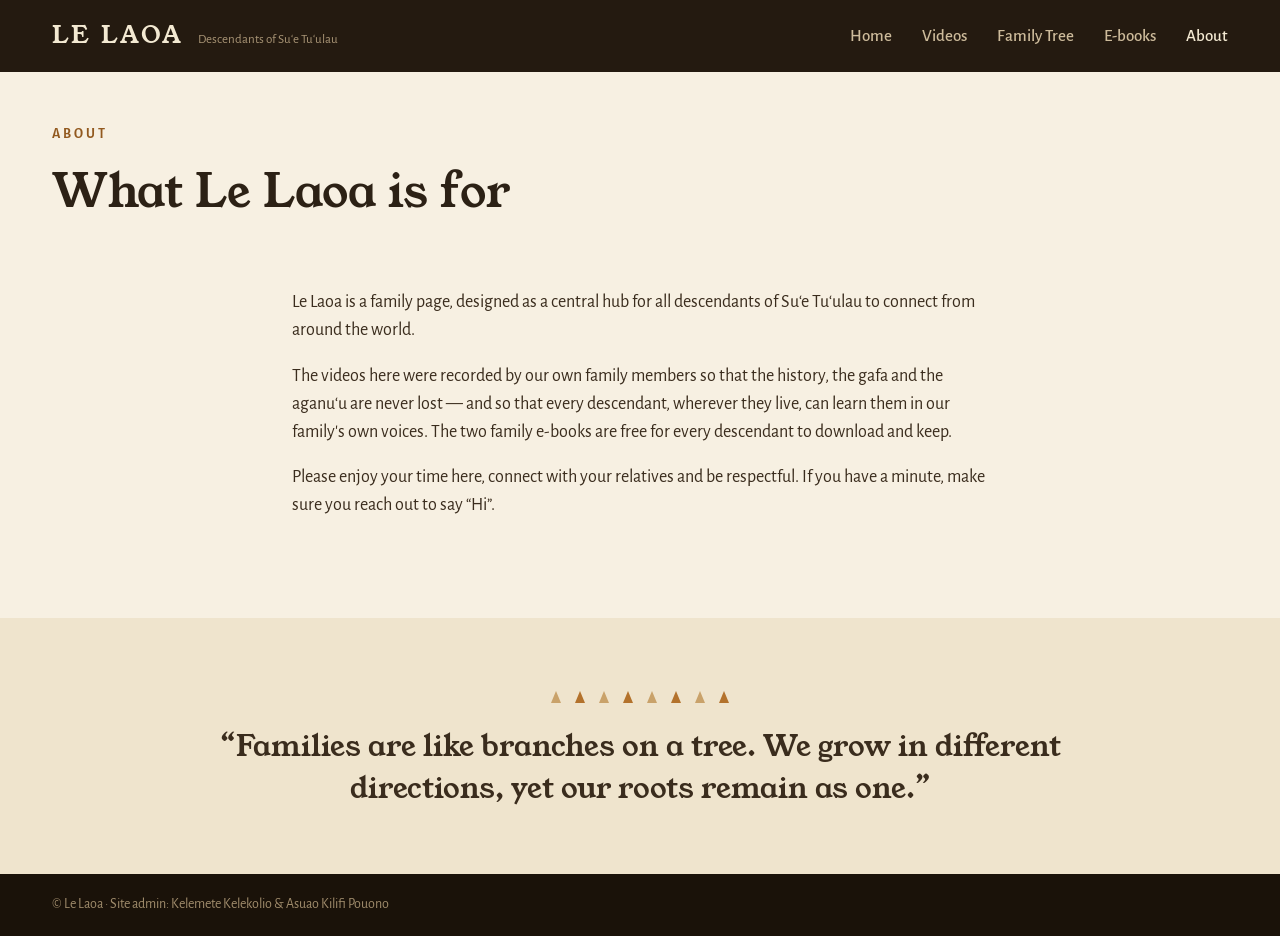
<file: about.html>
<!doctype html>
<html lang="en">
<head>
<meta charset="utf-8">
<meta name="viewport" content="width=device-width, initial-scale=1">
<title>About — Le Laoa</title>
<meta name="description" content="About Le Laoa, the family hub for descendants of Su‘e Tu‘ulau.">
<meta name="robots" content="noindex, nofollow">
<link rel="preconnect" href="https://fonts.googleapis.com">
<link rel="preconnect" href="https://fonts.gstatic.com" crossorigin>
<link href="https://fonts.googleapis.com/css2?family=Young+Serif&family=Alegreya+Sans:ital,wght@0,400;0,500;0,700;0,800;1,400&display=swap" rel="stylesheet">
<link rel="stylesheet" href="css/style.css">
</head>
<body>

<nav class="site-nav">
  <div class="container">
    <a class="brand" href="index.html">
      <span class="brand-name">LE LAOA</span>
      <span class="brand-sub">Descendants of Su‘e Tu‘ulau</span>
    </a>
    <button class="nav-toggle" id="nav-toggle" aria-label="Menu">
      <svg width="26" height="26" viewBox="0 0 24 24" fill="none"><path d="M4 6.5h16M4 12h16M4 17.5h16" stroke="#f3e9d2" stroke-width="1.8" stroke-linecap="round"/></svg>
    </button>
    <div class="nav-links" id="nav-links">
      <a href="index.html">Home</a>
      <a href="videos.html">Videos</a>
      <a href="gafa.html">Family Tree</a>
      <a href="index.html#ebooks">E-books</a>
      <a href="about.html" class="active">About</a>
    </div>
  </div>
</nav>

<header class="page-head">
  <div class="container">
    <div class="eyebrow">About</div>
    <h1>What Le Laoa is for</h1>
  </div>
</header>

<section class="container about-body">
  <p>Le Laoa is a family page, designed as a central hub for all descendants of Su‘e Tu‘ulau to connect from around the world.</p>
  <p>The videos here were recorded by our own family members so that the history, the gafa and the aganu‘u are never lost — and so that every descendant, wherever they live, can learn them in our family's own voices. The two family e-books are free for every descendant to download and keep.</p>
  <p>Please enjoy your time here, connect with your relatives and be respectful. If you have a minute, make sure you reach out to say &ldquo;Hi&rdquo;.</p>
</section>

<section class="quote-band" style="background:#efe4cd">
  <svg class="motif" width="180" height="14" viewBox="0 0 180 14" fill="none"><path d="M6 1 11 13H1L6 1Z" fill="#c9a26a"/><path d="M30 1 35 13H25L30 1Z" fill="#b3722c"/><path d="M54 1 59 13H49L54 1Z" fill="#c9a26a"/><path d="M78 1 83 13H73L78 1Z" fill="#b3722c"/><path d="M102 1l5 12H97l5-12Z" fill="#c9a26a"/><path d="M126 1l5 12h-10l5-12Z" fill="#b3722c"/><path d="M150 1l5 12h-10l5-12Z" fill="#c9a26a"/><path d="M174 1l5 12h-10l5-12Z" fill="#b3722c"/></svg>
  <blockquote>&ldquo;Families are like branches on a tree. We grow in different directions, yet our roots remain as one.&rdquo;</blockquote>
</section>

<footer class="site-footer">
  <div class="container">
    <div class="footer-bottom" style="border-top:0">
      <span>&copy; Le Laoa &middot; Site admin: Kelemete Kelekolio &amp; Asuao Kilifi Pouono</span>
    </div>
  </div>
</footer>

<script>
  document.getElementById('nav-toggle').addEventListener('click', function () {
    document.getElementById('nav-links').classList.toggle('open');
  });
</script>
</body>
</html>
</file>
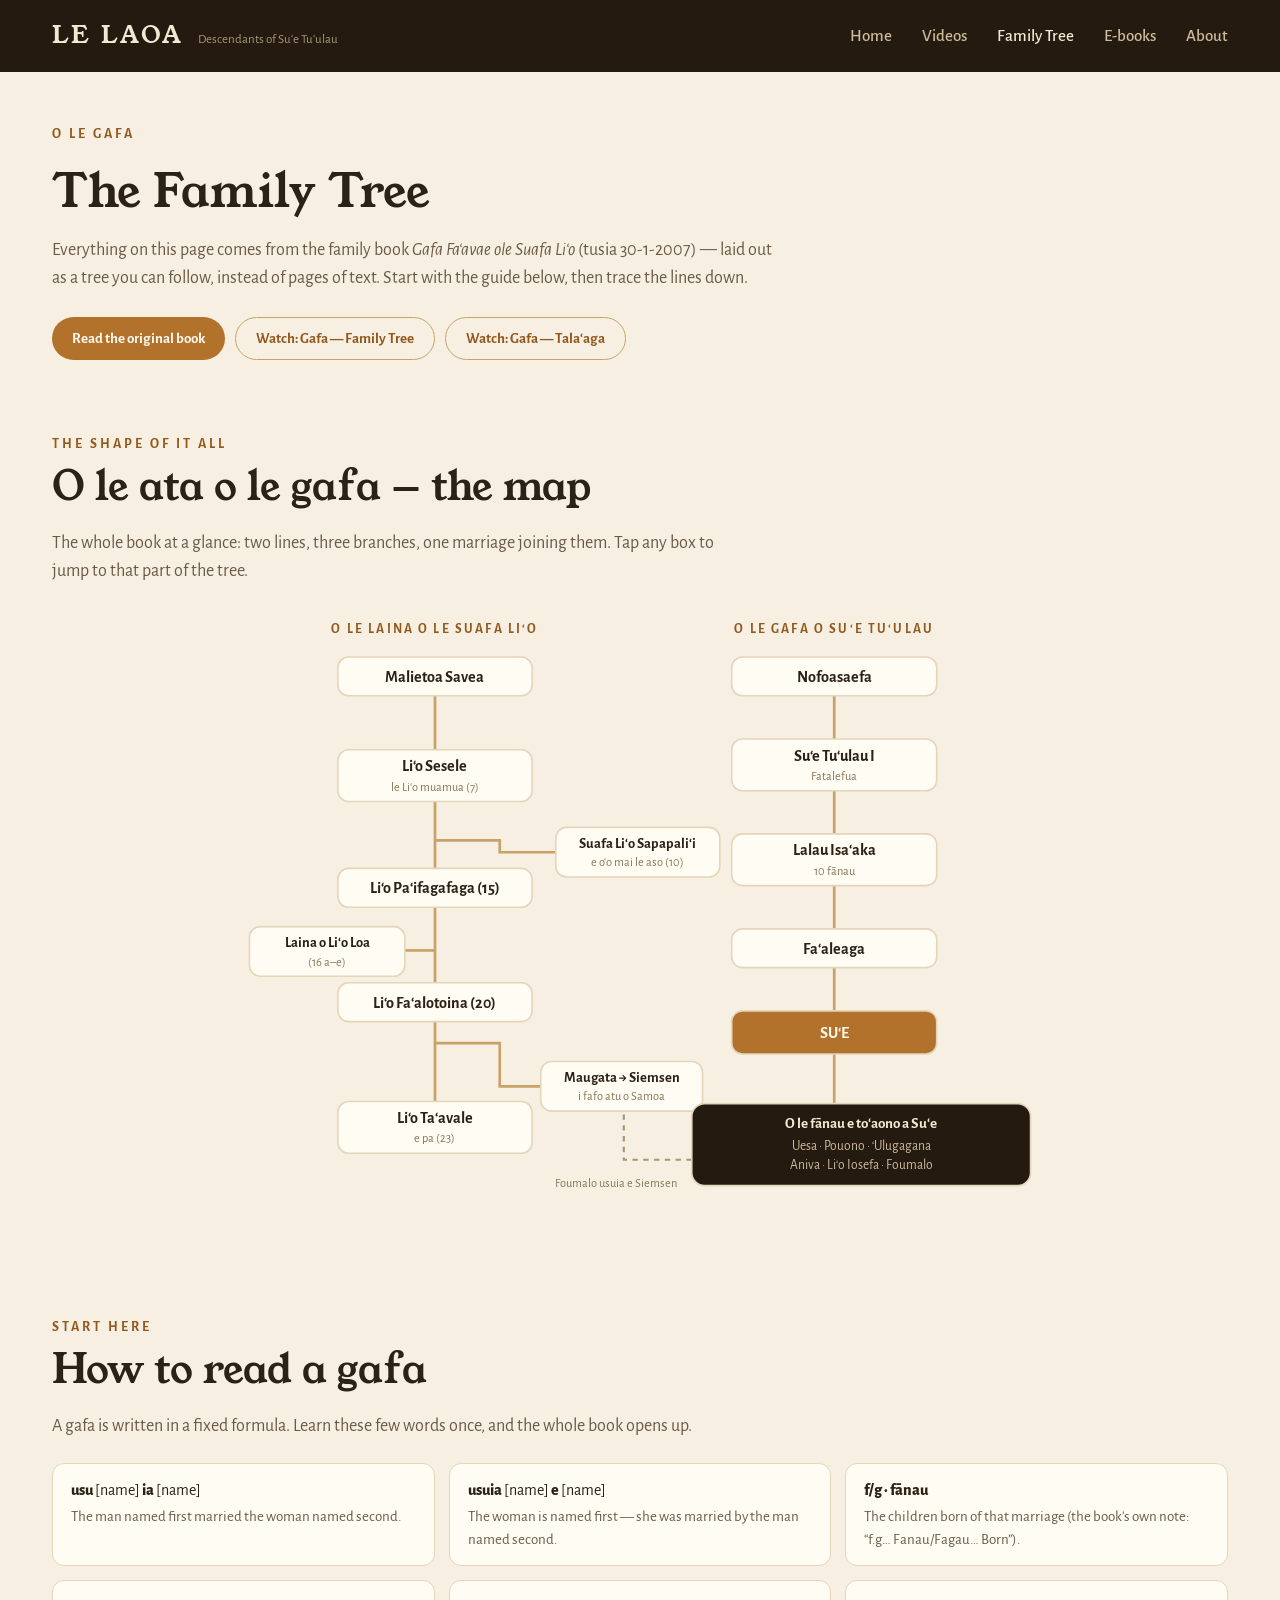
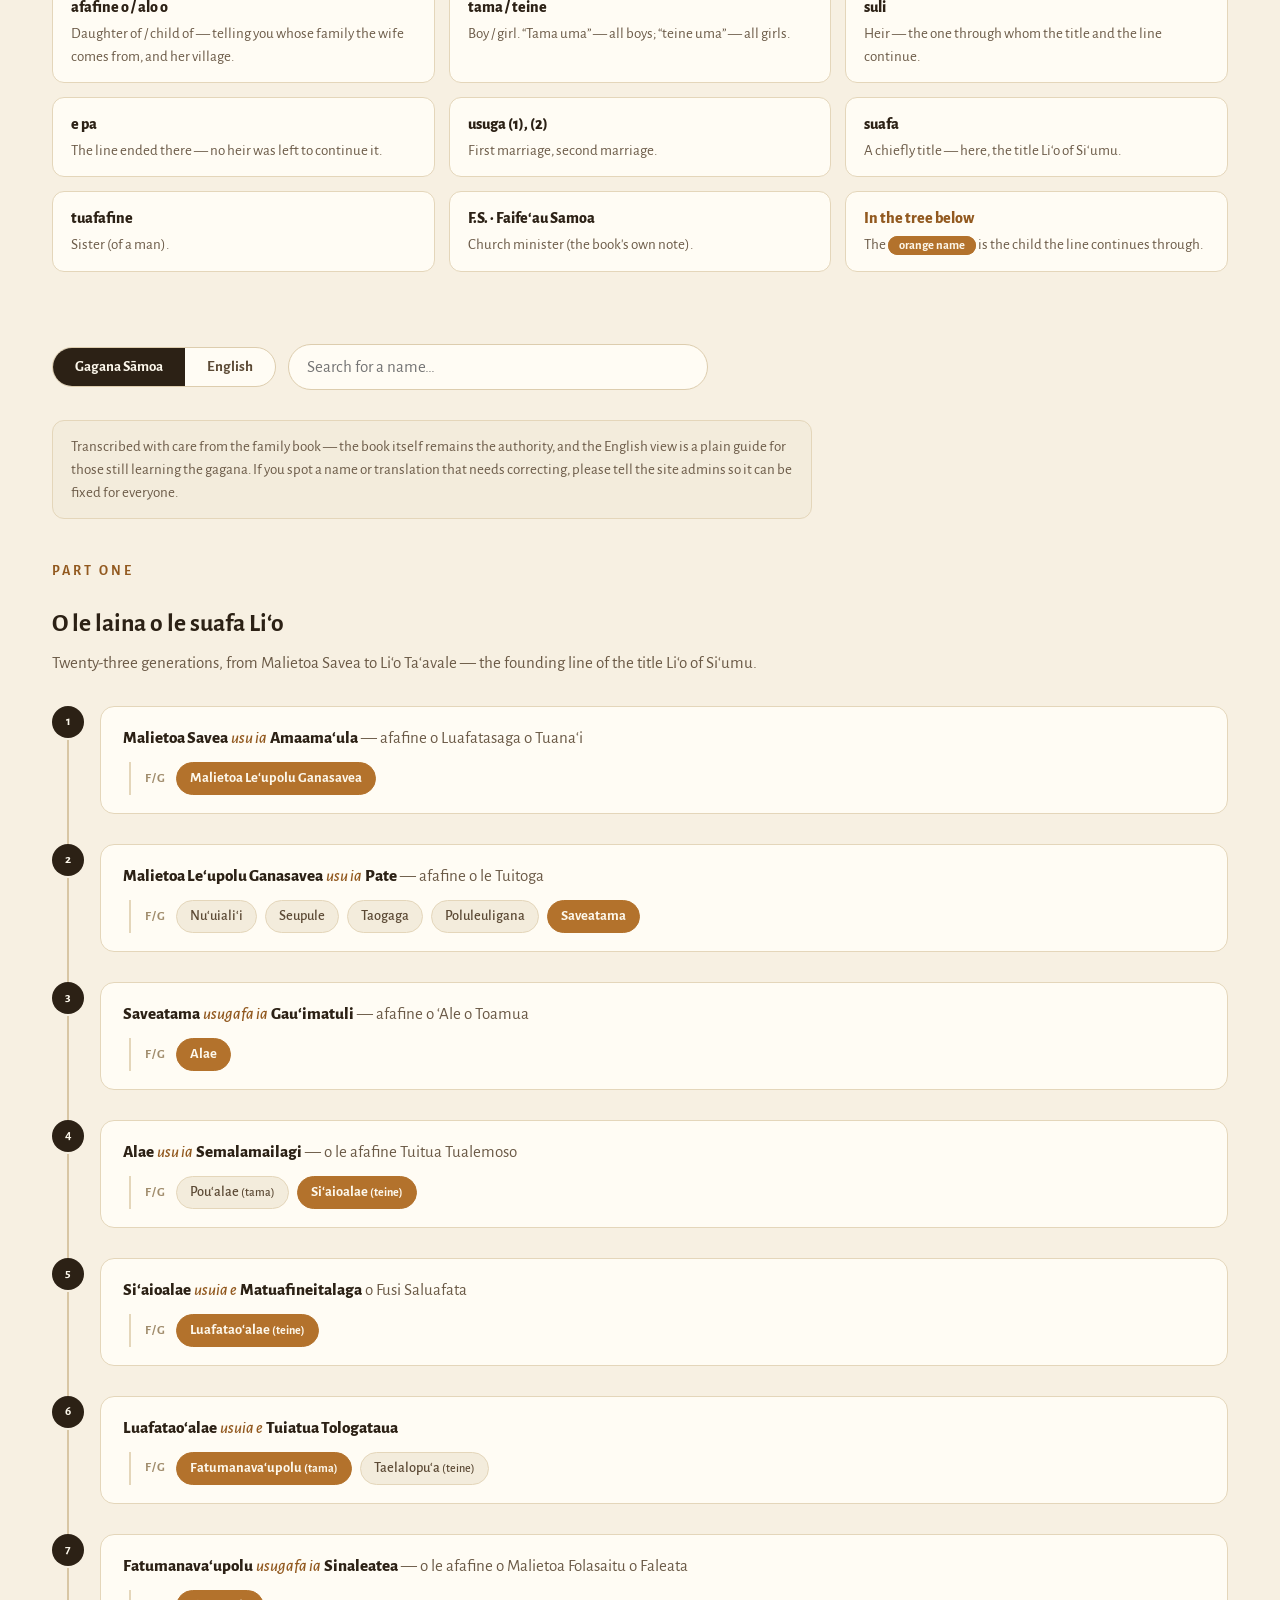
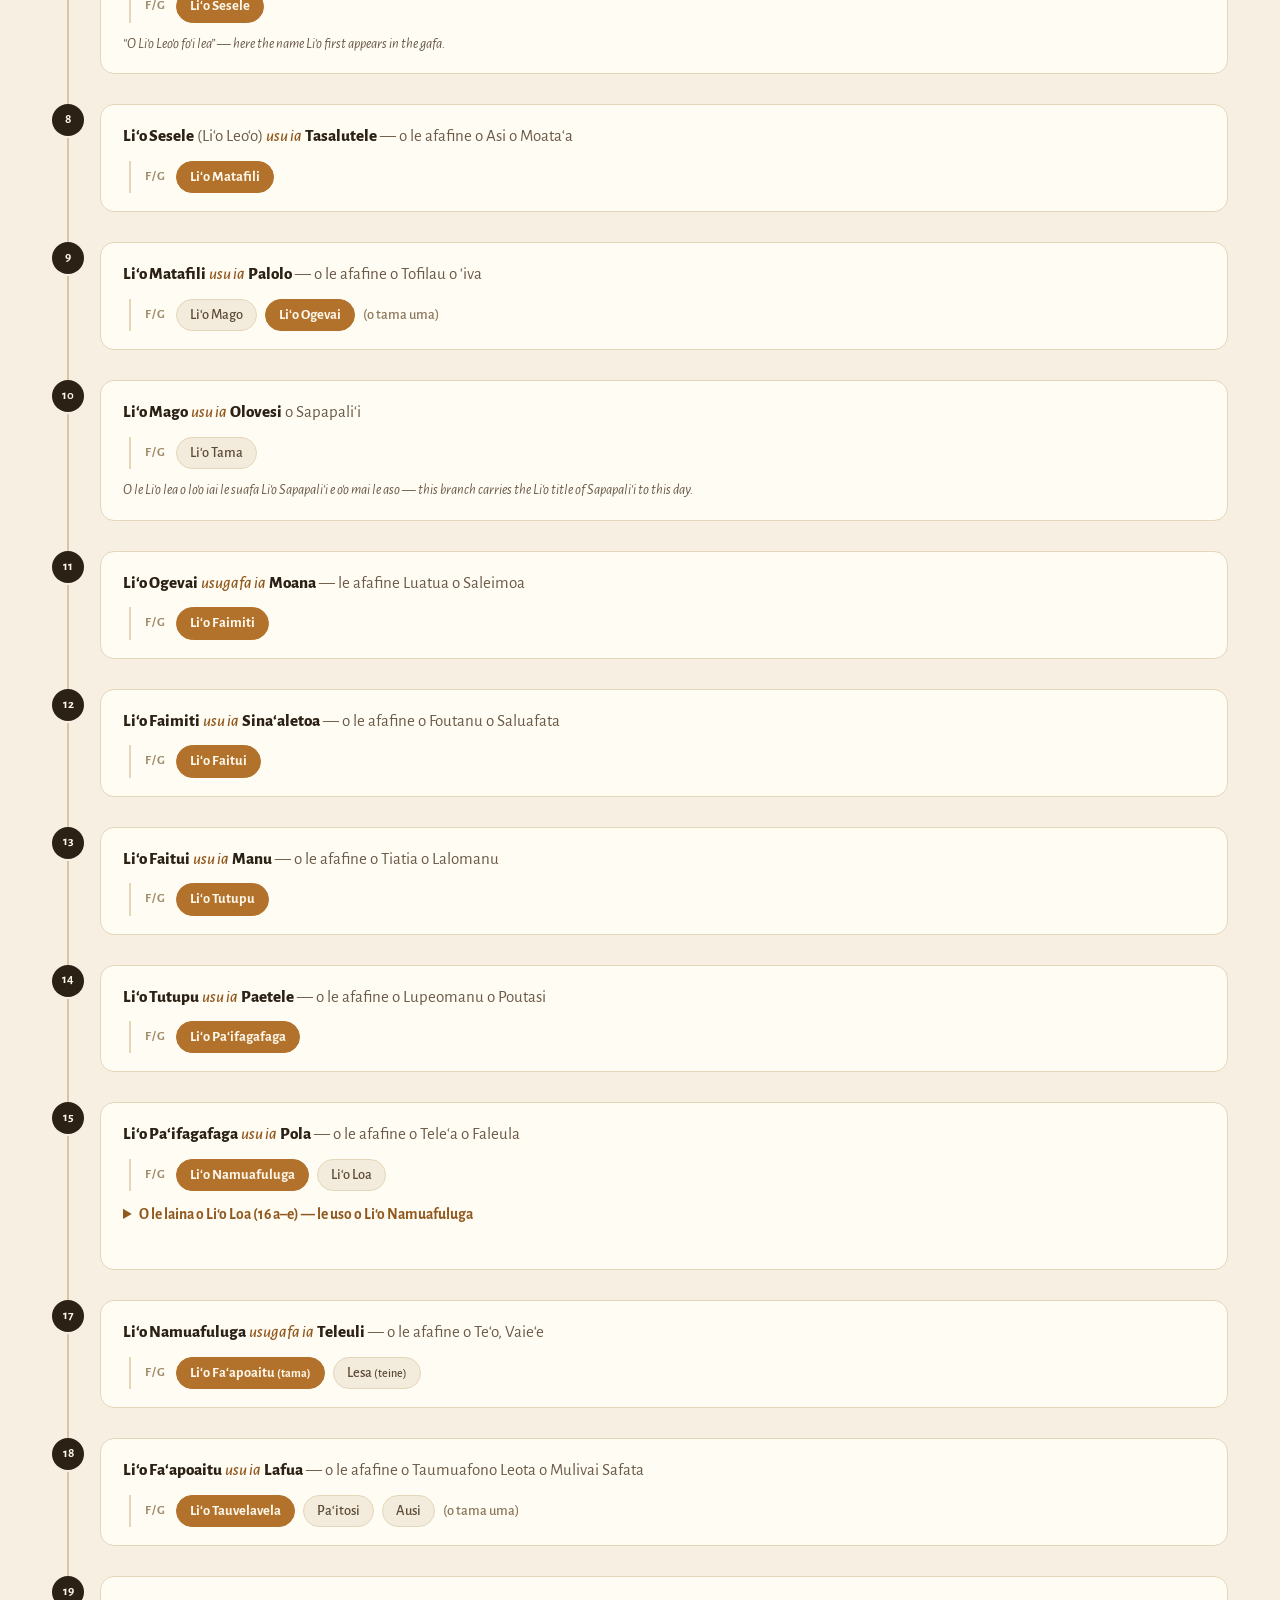
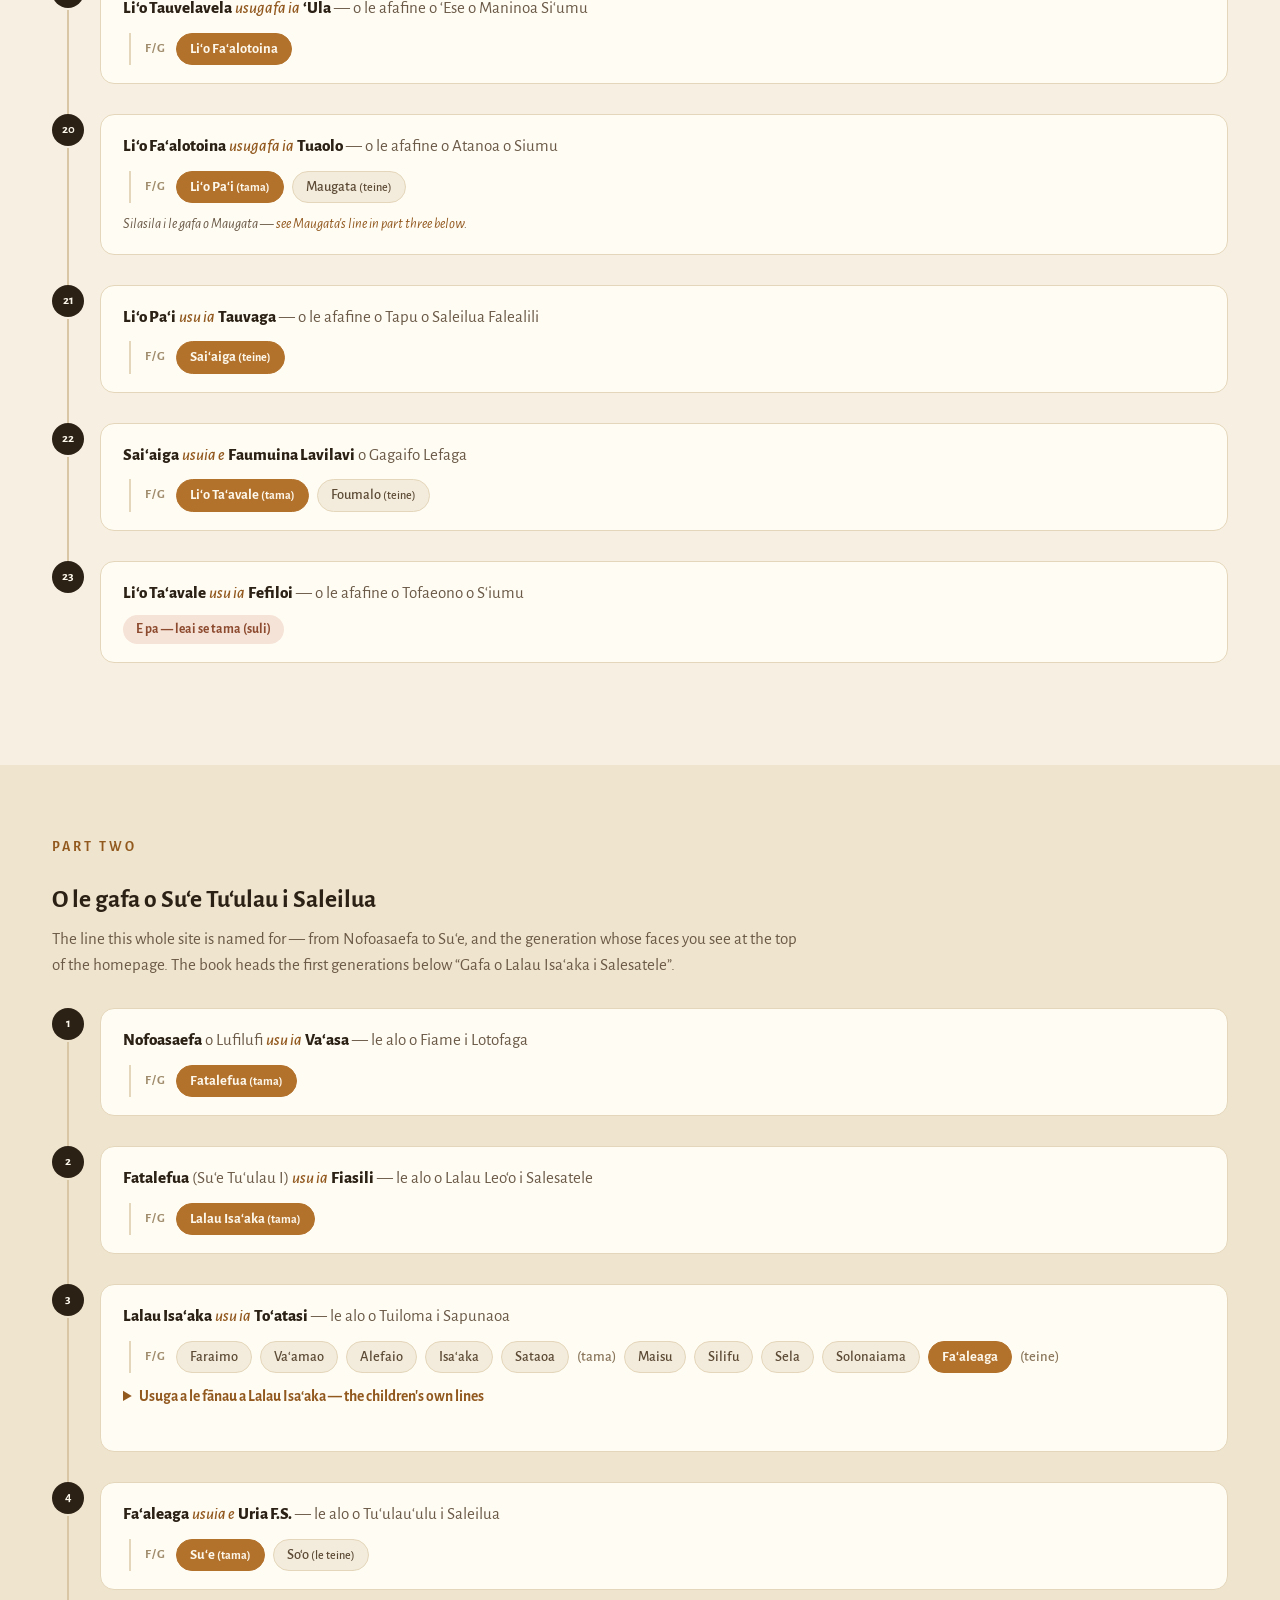
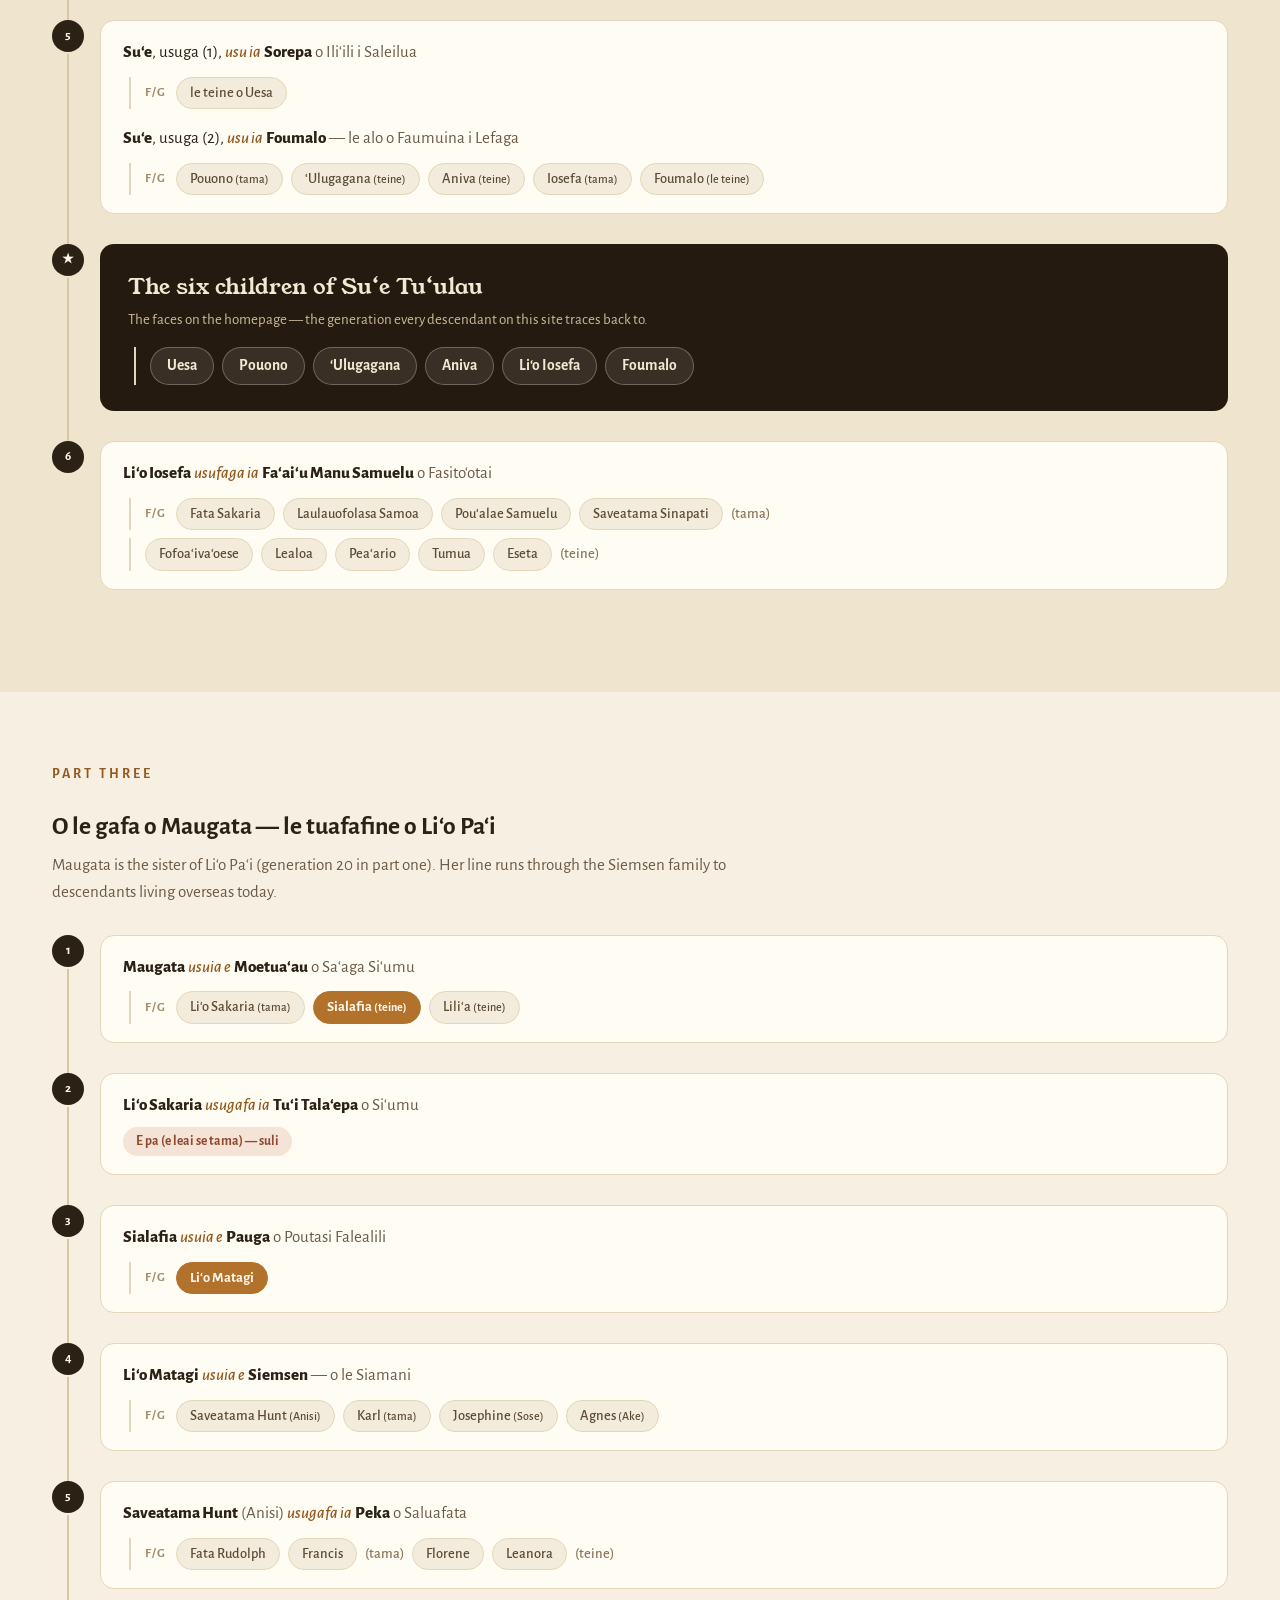
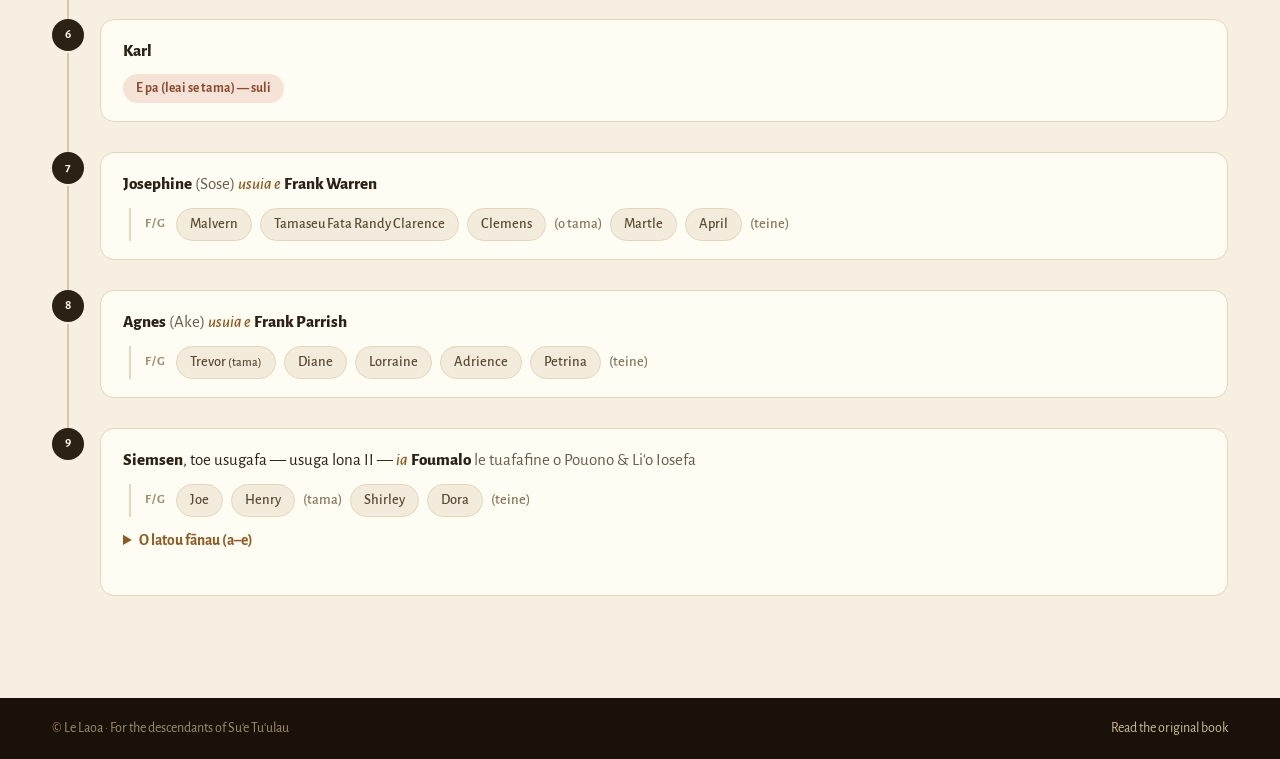
<file: gafa.html>
<!doctype html>
<html lang="en">
<head>
<meta charset="utf-8">
<meta name="viewport" content="width=device-width, initial-scale=1">
<title>The Family Tree — Le Laoa</title>
<meta name="description" content="The gafa of the suafa Li‘o and of Su‘e Tu‘ulau, as an interactive family tree — with a guide to reading a gafa.">
<meta name="robots" content="noindex, nofollow">
<link rel="preconnect" href="https://fonts.googleapis.com">
<link rel="preconnect" href="https://fonts.gstatic.com" crossorigin>
<link href="https://fonts.googleapis.com/css2?family=Young+Serif&family=Alegreya+Sans:ital,wght@0,400;0,500;0,700;0,800;1,400&display=swap" rel="stylesheet">
<link rel="stylesheet" href="css/style.css">
<style>
  .gafa-intro { max-width: 760px; }
  .page-actions { display: flex; flex-wrap: wrap; gap: 10px; margin-top: 24px; }

  .glossary {
    display: grid;
    grid-template-columns: repeat(3, minmax(0, 1fr));
    gap: 14px;
  }
  .gloss {
    background: var(--card);
    border: 1px solid var(--line);
    border-radius: 12px;
    padding: 14px 18px;
  }
  .gloss .term { font-weight: 800; color: var(--ink); font-size: 16px; }
  .gloss .def { font-size: 15px; color: var(--ink-2); margin-top: 2px; }

  .search-row { display: flex; gap: 12px; align-items: center; flex-wrap: wrap; margin: 8px 0 30px; }
  .search-row input {
    flex-grow: 1;
    max-width: 420px;
    font-family: var(--body);
    font-size: 17px;
    padding: 12px 18px;
    border: 1.5px solid #ddcdae;
    border-radius: 999px;
    background: var(--card);
    color: var(--ink);
  }
  .search-row input:focus { outline: none; border-color: var(--ochre); }
  #search-count { font-size: 15px; color: var(--ink-2); }

  .chain { display: flex; flex-direction: column; }
  .gen { position: relative; padding: 0 0 30px 48px; }
  .gen::before {
    content: '';
    position: absolute;
    left: 15px; top: 34px; bottom: -4px;
    width: 2px;
    background: #d8c6a4;
  }
  .gen:last-child::before { display: none; }
  .gen-num {
    position: absolute;
    left: 0; top: 0;
    width: 32px; height: 32px;
    border-radius: 50%;
    background: var(--ink);
    color: var(--paper);
    display: flex;
    align-items: center;
    justify-content: center;
    font-weight: 700;
    font-size: 13px;
  }
  .gen-card {
    background: var(--card);
    border: 1px solid var(--line);
    border-radius: 14px;
    padding: 18px 22px;
  }
  .gen.hit .gen-card { border-color: var(--ochre); box-shadow: 0 0 0 3px rgba(179,114,44,0.18); }
  .couple { font-size: 17px; line-height: 1.5; color: var(--ink); }
  .couple strong { font-weight: 800; }
  .vb { color: var(--ochre-dark); font-style: italic; font-weight: 500; }
  .origin { color: var(--ink-2); }
  .kids {
    display: flex; flex-wrap: wrap; gap: 8px; margin-top: 12px; align-items: center;
    margin-left: 6px; padding-left: 14px; border-left: 2px solid #e4d6ba;
  }
  .kids + .kids { margin-top: 8px; }
  .kids-label { font-size: 13px; font-weight: 700; letter-spacing: 1px; color: var(--tan-3); margin-right: 2px; }
  .kid {
    font-size: 14.5px;
    font-weight: 500;
    color: #5c4a35;
    background: #f3ecdc;
    border: 1px solid #e4d6ba;
    border-radius: 999px;
    padding: 4px 13px;
  }
  .kid.next { background: var(--ochre); border-color: var(--ochre); color: var(--paper); font-weight: 700; }
  .note-line { margin-top: 10px; font-size: 14.5px; color: var(--ink-2); font-style: italic; }
  .epa {
    display: inline-flex;
    margin-top: 10px;
    font-size: 13.5px;
    font-weight: 700;
    color: #8c4a2f;
    background: #f6e3d7;
    border-radius: 999px;
    padding: 4px 13px;
  }

  details.branch { margin: 2px 0 14px; }
  details.branch > summary {
    cursor: pointer;
    font-weight: 700;
    color: var(--ochre-dark);
    font-size: 15.5px;
    padding: 10px 0;
    list-style-position: inside;
  }
  details.branch .chain { margin-top: 10px; padding-left: 6px; }
  details.branch .gen-num { background: #8a765a; }

  .section-note {
    background: #f3ecdc;
    border: 1px solid #e4d6ba;
    border-radius: 12px;
    padding: 14px 18px;
    font-size: 15px;
    color: var(--ink-2);
    max-width: 760px;
    margin-bottom: 34px;
  }

  .ancestors {
    background: var(--brown);
    border-radius: 14px;
    padding: 26px 28px;
  }
  .ancestors .t { font-family: var(--display); font-size: 22px; color: #f3e9d2; }
  .ancestors .s { font-size: 15px; color: var(--tan); margin-top: 4px; }
  .ancestors .kids { margin-top: 16px; }
  .ancestors .kid { background: rgba(243,233,210,0.10); border-color: rgba(243,233,210,0.3); color: #f3e9d2; font-weight: 700; font-size: 15.5px; padding: 6px 16px; }

  .map-scroll { overflow-x: auto; -webkit-overflow-scrolling: touch; }
  .map-scroll svg { display: block; min-width: 690px; width: 100%; max-width: 820px; height: auto; margin: 0 auto; }
  .map-node { fill: #fffcf4; stroke: #e4d6ba; stroke-width: 1.5; }
  .map-node-dark { fill: #241a10; }
  .map-node-ochre { fill: #b3722c; }
  .map-line { stroke: #c9a26a; stroke-width: 2.5; fill: none; }
  .map-link { stroke: #a89475; stroke-width: 2; stroke-dasharray: 5 5; fill: none; }
  .map-name { font-family: 'Alegreya Sans', sans-serif; font-size: 15px; font-weight: 700; fill: #2c2115; text-anchor: middle; }
  .map-sub { font-family: 'Alegreya Sans', sans-serif; font-size: 11.5px; fill: #8a765a; text-anchor: middle; }
  .map-col { font-family: 'Alegreya Sans', sans-serif; font-size: 12.5px; font-weight: 700; letter-spacing: 2px; fill: #92591f; text-anchor: middle; }
  .map-scroll a:hover .map-node { stroke: #b3722c; }

  body:not(.lang-english) .lang-en { display: none !important; }
  body.lang-english .lang-sm { display: none !important; }
  .lang-toggle {
    display: inline-flex;
    border: 1.5px solid #ddcdae;
    border-radius: 999px;
    overflow: hidden;
    background: var(--card);
  }
  .lang-toggle button {
    font-family: var(--body);
    font-size: 15px;
    font-weight: 700;
    padding: 10px 22px;
    border: 0;
    background: none;
    color: #5c4a35;
    cursor: pointer;
  }
  .lang-toggle button.active { background: var(--ink); color: var(--paper); }

  .tree-section { padding-bottom: 72px; }
  .tree-section h2 { margin-bottom: 6px; }
  .tree-section .sub { font-size: 17px; color: var(--ink-2); margin: 0 0 30px; max-width: 760px; }

  @media (max-width: 760px) {
    .glossary { grid-template-columns: minmax(0, 1fr); }
    .gen { padding-left: 40px; }
    .gen-num { width: 28px; height: 28px; font-size: 12px; }
    .gen::before { left: 13px; }
  }
</style>
</head>
<body>

<nav class="site-nav">
  <div class="container">
    <a class="brand" href="index.html">
      <span class="brand-name">LE LAOA</span>
      <span class="brand-sub">Descendants of Su‘e Tu‘ulau</span>
    </a>
    <button class="nav-toggle" id="nav-toggle" aria-label="Menu">
      <svg width="26" height="26" viewBox="0 0 24 24" fill="none"><path d="M4 6.5h16M4 12h16M4 17.5h16" stroke="#f3e9d2" stroke-width="1.8" stroke-linecap="round"/></svg>
    </button>
    <div class="nav-links" id="nav-links">
      <a href="index.html">Home</a>
      <a href="videos.html">Videos</a>
      <a href="gafa.html" class="active">Family Tree</a>
      <a href="index.html#ebooks">E-books</a>
      <a href="about.html">About</a>
    </div>
  </div>
</nav>

<header class="page-head">
  <div class="container">
    <div class="eyebrow">O le gafa</div>
    <h1>The Family Tree</h1>
    <p class="gafa-intro">Everything on this page comes from the family book <em>Gafa Fa‘avae ole Suafa Li‘o</em> (tusia 30-1-2007) — laid out as a tree you can follow, instead of pages of text. Start with the guide below, then trace the lines down.</p>
    <div class="page-actions">
      <a class="btn" href="reader.html?book=gafa" style="font-size:15px; padding:10px 20px;">Read the original book</a>
      <a class="btn btn-outline-dark" href="videos.html#v=272057519" style="font-size:15px; padding:9px 20px;">Watch: Gafa — Family Tree</a>
      <a class="btn btn-outline-dark" href="videos.html#v=272057592" style="font-size:15px; padding:9px 20px;">Watch: Gafa — Tala‘aga</a>
    </div>
  </div>
</header>

<!-- Map of the gafa -->
<section class="section" style="padding-bottom:48px">
  <div class="container">
    <div class="section-head" style="margin-bottom:18px">
      <div>
        <div class="eyebrow" style="color:#92591f">The shape of it all</div>
        <h2>O le ata o le gafa — the map</h2>
        <p class="lede">The whole book at a glance: two lines, three branches, one marriage joining them. Tap any box to jump to that part of the tree.</p>
      </div>
    </div>
    <div class="map-scroll">
      <svg viewBox="0 0 760 580" xmlns="http://www.w3.org/2000/svg" role="img" aria-label="Map of the gafa: the Li‘o title line and the Su‘e Tu‘ulau line with their branches">
        <text class="map-col" x="190" y="28">O LE LAINA O LE SUAFA LI‘O</text>
        <text class="map-col" x="560" y="28">O LE GAFA O SU‘E TU‘ULAU</text>

        <!-- trunks -->
        <line class="map-line" x1="190" y1="86" x2="190" y2="462"/>
        <line class="map-line" x1="560" y1="86" x2="560" y2="482"/>

        <!-- branch elbows -->
        <path class="map-line" d="M190 220 L250 220 L250 231 L302 231"/>
        <path class="map-line" d="M190 322 L162 322"/>
        <path class="map-line" d="M190 408 L250 408 L250 448 L288 448"/>

        <!-- marriage link: Foumalo (Su'e line) and Siemsen (Maugata line) -->
        <path class="map-link" d="M365 474 L365 516 L428 516"/>
        <text class="map-sub" x="358" y="541" text-anchor="start">Foumalo usuia e Siemsen</text>

        <!-- Li'o column -->
        <a href="#lio">
          <rect class="map-node" x="100" y="50" width="180" height="36" rx="10"/>
          <text class="map-name" x="190" y="73">Malietoa Savea</text>
        </a>
        <a href="#lio">
          <rect class="map-node" x="100" y="136" width="180" height="48" rx="10"/>
          <text class="map-name" x="190" y="156">Li‘o Sesele</text>
          <text class="map-sub" x="190" y="174">le Li‘o muamua (7)</text>
        </a>
        <a href="#lio">
          <rect class="map-node" x="302" y="208" width="152" height="46" rx="10"/>
          <text class="map-name" x="378" y="227" style="font-size:13.5px">Suafa Li‘o Sapapali‘i</text>
          <text class="map-sub" x="378" y="244">e o‘o mai le aso (10)</text>
        </a>
        <a href="#lio">
          <rect class="map-node" x="100" y="246" width="180" height="36" rx="10"/>
          <text class="map-name" x="190" y="269">Li‘o Pa‘ifagafaga (15)</text>
        </a>
        <a href="#lio">
          <rect class="map-node" x="18" y="300" width="144" height="46" rx="10"/>
          <text class="map-name" x="90" y="319" style="font-size:13.5px">Laina o Li‘o Loa</text>
          <text class="map-sub" x="90" y="336">(16 a–e)</text>
        </a>
        <a href="#lio">
          <rect class="map-node" x="100" y="352" width="180" height="36" rx="10"/>
          <text class="map-name" x="190" y="375">Li‘o Fa‘alotoina (20)</text>
        </a>
        <a href="#maugata">
          <rect class="map-node" x="288" y="425" width="150" height="46" rx="10"/>
          <text class="map-name" x="363" y="444" style="font-size:13.5px">Maugata &#8594; Siemsen</text>
          <text class="map-sub" x="363" y="461">i fafo atu o Samoa</text>
        </a>
        <a href="#lio">
          <rect class="map-node" x="100" y="462" width="180" height="48" rx="10"/>
          <text class="map-name" x="190" y="482">Li‘o Ta‘avale</text>
          <text class="map-sub" x="190" y="500">e pa (23)</text>
        </a>

        <!-- Su'e column -->
        <a href="#sue">
          <rect class="map-node" x="465" y="50" width="190" height="36" rx="10"/>
          <text class="map-name" x="560" y="73">Nofoasaefa</text>
        </a>
        <a href="#sue">
          <rect class="map-node" x="465" y="126" width="190" height="48" rx="10"/>
          <text class="map-name" x="560" y="146">Su‘e Tu‘ulau I</text>
          <text class="map-sub" x="560" y="164">Fatalefua</text>
        </a>
        <a href="#sue">
          <rect class="map-node" x="465" y="214" width="190" height="48" rx="10"/>
          <text class="map-name" x="560" y="234">Lalau Isa‘aka</text>
          <text class="map-sub" x="560" y="252">10 f&#257;nau</text>
        </a>
        <a href="#sue">
          <rect class="map-node" x="465" y="302" width="190" height="36" rx="10"/>
          <text class="map-name" x="560" y="325">Fa‘aleaga</text>
        </a>
        <a href="#sue">
          <rect class="map-node map-node-ochre" x="465" y="378" width="190" height="40" rx="10"/>
          <text class="map-name" x="560" y="403" style="fill:#fdf8ec">SU‘E</text>
        </a>
        <a href="#sue">
          <rect class="map-node map-node-dark" x="428" y="464" width="314" height="76" rx="12"/>
          <text class="map-name" x="585" y="487" style="fill:#f3e9d2;font-size:14px">O le f&#257;nau e to‘aono a Su‘e</text>
          <text class="map-sub" x="585" y="507" style="fill:#cdbb9b;font-size:12.5px">Uesa &#183; Pouono &#183; ‘Ulugagana</text>
          <text class="map-sub" x="585" y="525" style="fill:#cdbb9b;font-size:12.5px">Aniva &#183; Li‘o Iosefa &#183; Foumalo</text>
        </a>
      </svg>
    </div>
  </div>
</section>

<!-- How to read a gafa -->
<section class="section" style="padding-bottom:64px">
  <div class="container">
    <div class="section-head" style="margin-bottom:22px">
      <div>
        <div class="eyebrow" style="color:#92591f">Start here</div>
        <h2>How to read a gafa</h2>
        <p class="lede">A gafa is written in a fixed formula. Learn these few words once, and the whole book opens up.</p>
      </div>
    </div>
    <div class="glossary">
      <div class="gloss"><div class="term">usu <span style="font-weight:400">[name]</span> ia <span style="font-weight:400">[name]</span></div><div class="def">The man named first married the woman named second.</div></div>
      <div class="gloss"><div class="term">usuia <span style="font-weight:400">[name]</span> e <span style="font-weight:400">[name]</span></div><div class="def">The woman is named first — she was married by the man named second.</div></div>
      <div class="gloss"><div class="term">f/g &middot; fānau</div><div class="def">The children born of that marriage (the book's own note: &ldquo;f.g&hellip; Fanau/Fagau&hellip; Born&rdquo;).</div></div>
      <div class="gloss"><div class="term">afafine o / alo o</div><div class="def">Daughter of / child of — telling you whose family the wife comes from, and her village.</div></div>
      <div class="gloss"><div class="term">tama / teine</div><div class="def">Boy / girl. &ldquo;Tama uma&rdquo; — all boys; &ldquo;teine uma&rdquo; — all girls.</div></div>
      <div class="gloss"><div class="term">suli</div><div class="def">Heir — the one through whom the title and the line continue.</div></div>
      <div class="gloss"><div class="term">e pa</div><div class="def">The line ended there — no heir was left to continue it.</div></div>
      <div class="gloss"><div class="term">usuga (1), (2)</div><div class="def">First marriage, second marriage.</div></div>
      <div class="gloss"><div class="term">suafa</div><div class="def">A chiefly title — here, the title Li‘o of Si‘umu.</div></div>
      <div class="gloss"><div class="term">tuafafine</div><div class="def">Sister (of a man).</div></div>
      <div class="gloss"><div class="term">F.S. &middot; Faife‘au Samoa</div><div class="def">Church minister (the book's own note).</div></div>
      <div class="gloss"><div class="term" style="color:#92591f">In the tree below</div><div class="def">The <span class="kid next" style="font-size:12.5px; padding:2px 10px">orange name</span> is the child the line continues through.</div></div>
    </div>
  </div>
</section>

<!-- Search -->
<section class="container" style="padding-bottom:8px">
  <div class="search-row">
    <div class="lang-toggle" id="lang-toggle" role="group" aria-label="Language">
      <button type="button" data-lang="sm" class="active">Gagana S&#257;moa</button>
      <button type="button" data-lang="en">English</button>
    </div>
    <input type="search" id="name-search" placeholder="Search for a name&hellip;" aria-label="Search for a name">
    <span id="search-count"></span>
  </div>
  <div class="section-note">Transcribed with care from the family book — the book itself remains the authority, and the English view is a plain guide for those still learning the gagana. If you spot a name or translation that needs correcting, please tell the site admins so it can be fixed for everyone.</div>
</section>

<!-- Li'o line -->
<section class="container tree-section" id="lio">
  <div class="eyebrow" style="color:#92591f">Part one</div>
  <h2>O le laina o le suafa Li‘o</h2>
  <p class="sub">Twenty-three generations, from Malietoa Savea to Li‘o Ta‘avale — the founding line of the title Li‘o of Si‘umu.</p>

  <div class="chain">
    <div class="gen"><div class="gen-num">1</div><div class="gen-card">
      <div class="couple lang-sm"><strong>Malietoa Savea</strong> <span class="vb">usu ia</span> <strong>Amaama‘ula</strong> <span class="origin">— afafine o Luafatasaga o Tuana‘i</span></div>
      <div class="couple lang-en"><strong>Malietoa Savea</strong> <span class="vb">married</span> <strong>Amaama‘ula</strong> <span class="origin">— daughter of Luafatasaga of Tuana‘i</span></div>
      <div class="kids"><span class="kids-label"><span class="lang-sm">F/G</span><span class="lang-en">CHILDREN</span></span><span class="kid next">Malietoa Le‘upolu Ganasavea</span></div>
    </div></div>
    <div class="gen"><div class="gen-num">2</div><div class="gen-card">
      <div class="couple lang-sm"><strong>Malietoa Le‘upolu Ganasavea</strong> <span class="vb">usu ia</span> <strong>Pate</strong> <span class="origin">— afafine o le Tuitoga</span></div>
      <div class="couple lang-en"><strong>Malietoa Le‘upolu Ganasavea</strong> <span class="vb">married</span> <strong>Pate</strong> <span class="origin">— daughter of the Tuitoga</span></div>
      <div class="kids"><span class="kids-label"><span class="lang-sm">F/G</span><span class="lang-en">CHILDREN</span></span><span class="kid">Nu‘uiali‘i</span><span class="kid">Seupule</span><span class="kid">Taogaga</span><span class="kid">Poluleuligana</span><span class="kid next">Saveatama</span></div>
    </div></div>
    <div class="gen"><div class="gen-num">3</div><div class="gen-card">
      <div class="couple lang-sm"><strong>Saveatama</strong> <span class="vb">usugafa ia</span> <strong>Gau‘imatuli</strong> <span class="origin">— afafine o ‘Ale o Toamua</span></div>
      <div class="couple lang-en"><strong>Saveatama</strong> <span class="vb">married</span> <strong>Gau‘imatuli</strong> <span class="origin">— daughter of ‘Ale of Toamua</span></div>
      <div class="kids"><span class="kids-label"><span class="lang-sm">F/G</span><span class="lang-en">CHILDREN</span></span><span class="kid next">Alae</span></div>
    </div></div>
    <div class="gen"><div class="gen-num">4</div><div class="gen-card">
      <div class="couple lang-sm"><strong>Alae</strong> <span class="vb">usu ia</span> <strong>Semalamailagi</strong> <span class="origin">— o le afafine Tuitua Tualemoso</span></div>
      <div class="couple lang-en"><strong>Alae</strong> <span class="vb">married</span> <strong>Semalamailagi</strong> <span class="origin">— daughter of Tuitua Tualemoso</span></div>
      <div class="kids"><span class="kids-label"><span class="lang-sm">F/G</span><span class="lang-en">CHILDREN</span></span><span class="kid">Pou‘alae <small>(tama)</small></span><span class="kid next">Si‘aioalae <small>(teine)</small></span></div>
    </div></div>
    <div class="gen"><div class="gen-num">5</div><div class="gen-card">
      <div class="couple lang-sm"><strong>Si‘aioalae</strong> <span class="vb">usuia e</span> <strong>Matuafineitalaga</strong> <span class="origin">o Fusi Saluafata</span></div>
      <div class="couple lang-en"><strong>Si‘aioalae</strong> <span class="vb">married</span> <strong>Matuafineitalaga</strong> <span class="origin">of Fusi, Saluafata</span></div>
      <div class="kids"><span class="kids-label"><span class="lang-sm">F/G</span><span class="lang-en">CHILDREN</span></span><span class="kid next">Luafatao‘alae <small>(teine)</small></span></div>
    </div></div>
    <div class="gen"><div class="gen-num">6</div><div class="gen-card">
      <div class="couple lang-sm"><strong>Luafatao‘alae</strong> <span class="vb">usuia e</span> <strong>Tuiatua Tologataua</strong></div>
      <div class="couple lang-en"><strong>Luafatao‘alae</strong> <span class="vb">married</span> <strong>Tuiatua Tologataua</strong></div>
      <div class="kids"><span class="kids-label"><span class="lang-sm">F/G</span><span class="lang-en">CHILDREN</span></span><span class="kid next">Fatumanava‘upolu <small>(tama)</small></span><span class="kid">Taelalopu‘a <small>(teine)</small></span></div>
    </div></div>
    <div class="gen"><div class="gen-num">7</div><div class="gen-card">
      <div class="couple lang-sm"><strong>Fatumanava‘upolu</strong> <span class="vb">usugafa ia</span> <strong>Sinaleatea</strong> <span class="origin">— o le afafine o Malietoa Folasaitu o Faleata</span></div>
      <div class="couple lang-en"><strong>Fatumanava‘upolu</strong> <span class="vb">married</span> <strong>Sinaleatea</strong> <span class="origin">— daughter of Malietoa Folasaitu of Faleata</span></div>
      <div class="kids"><span class="kids-label"><span class="lang-sm">F/G</span><span class="lang-en">CHILDREN</span></span><span class="kid next">Li‘o Sesele</span></div>
      <div class="note-line">&ldquo;O Li‘o Leo‘o fo‘i lea&rdquo; — here the name Li‘o first appears in the gafa.</div>
    </div></div>
    <div class="gen"><div class="gen-num">8</div><div class="gen-card">
      <div class="couple lang-sm"><strong>Li‘o Sesele</strong> <span class="origin">(Li‘o Leo‘o)</span> <span class="vb">usu ia</span> <strong>Tasalutele</strong> <span class="origin">— o le afafine o Asi o Moata‘a</span></div>
      <div class="couple lang-en"><strong>Li‘o Sesele</strong> <span class="origin">(Li‘o Leo‘o)</span> <span class="vb">married</span> <strong>Tasalutele</strong> <span class="origin">— daughter of Asi of Moata‘a</span></div>
      <div class="kids"><span class="kids-label"><span class="lang-sm">F/G</span><span class="lang-en">CHILDREN</span></span><span class="kid next">Li‘o Matafili</span></div>
    </div></div>
    <div class="gen"><div class="gen-num">9</div><div class="gen-card">
      <div class="couple lang-sm"><strong>Li‘o Matafili</strong> <span class="vb">usu ia</span> <strong>Palolo</strong> <span class="origin">— o le afafine o Tofilau o ‘iva</span></div>
      <div class="couple lang-en"><strong>Li‘o Matafili</strong> <span class="vb">married</span> <strong>Palolo</strong> <span class="origin">— daughter of Tofilau of ‘iva</span></div>
      <div class="kids"><span class="kids-label"><span class="lang-sm">F/G</span><span class="lang-en">CHILDREN</span></span><span class="kid">Li‘o Mago</span><span class="kid next">Li‘o Ogevai</span><span class="kid" style="background:none;border:none;padding:0;color:#8a765a">(o tama uma)</span></div>
    </div></div>
    <div class="gen"><div class="gen-num">10</div><div class="gen-card">
      <div class="couple lang-sm"><strong>Li‘o Mago</strong> <span class="vb">usu ia</span> <strong>Olovesi</strong> <span class="origin">o Sapapali‘i</span></div>
      <div class="couple lang-en"><strong>Li‘o Mago</strong> <span class="vb">married</span> <strong>Olovesi</strong> <span class="origin">of Sapapali‘i</span></div>
      <div class="kids"><span class="kids-label"><span class="lang-sm">F/G</span><span class="lang-en">CHILDREN</span></span><span class="kid">Li‘o Tama</span></div>
      <div class="note-line">O le Li‘o lea o lo‘o iai le suafa Li‘o Sapapali‘i e o‘o mai le aso — this branch carries the Li‘o title of Sapapali‘i to this day.</div>
    </div></div>
    <div class="gen"><div class="gen-num">11</div><div class="gen-card">
      <div class="couple lang-sm"><strong>Li‘o Ogevai</strong> <span class="vb">usugafa ia</span> <strong>Moana</strong> <span class="origin">— le afafine Luatua o Saleimoa</span></div>
      <div class="couple lang-en"><strong>Li‘o Ogevai</strong> <span class="vb">married</span> <strong>Moana</strong> <span class="origin">— daughter of Luatua of Saleimoa</span></div>
      <div class="kids"><span class="kids-label"><span class="lang-sm">F/G</span><span class="lang-en">CHILDREN</span></span><span class="kid next">Li‘o Faimiti</span></div>
    </div></div>
    <div class="gen"><div class="gen-num">12</div><div class="gen-card">
      <div class="couple lang-sm"><strong>Li‘o Faimiti</strong> <span class="vb">usu ia</span> <strong>Sina‘aletoa</strong> <span class="origin">— o le afafine o Foutanu o Saluafata</span></div>
      <div class="couple lang-en"><strong>Li‘o Faimiti</strong> <span class="vb">married</span> <strong>Sina‘aletoa</strong> <span class="origin">— daughter of Foutanu of Saluafata</span></div>
      <div class="kids"><span class="kids-label"><span class="lang-sm">F/G</span><span class="lang-en">CHILDREN</span></span><span class="kid next">Li‘o Faitui</span></div>
    </div></div>
    <div class="gen"><div class="gen-num">13</div><div class="gen-card">
      <div class="couple lang-sm"><strong>Li‘o Faitui</strong> <span class="vb">usu ia</span> <strong>Manu</strong> <span class="origin">— o le afafine o Tiatia o Lalomanu</span></div>
      <div class="couple lang-en"><strong>Li‘o Faitui</strong> <span class="vb">married</span> <strong>Manu</strong> <span class="origin">— daughter of Tiatia of Lalomanu</span></div>
      <div class="kids"><span class="kids-label"><span class="lang-sm">F/G</span><span class="lang-en">CHILDREN</span></span><span class="kid next">Li‘o Tutupu</span></div>
    </div></div>
    <div class="gen"><div class="gen-num">14</div><div class="gen-card">
      <div class="couple lang-sm"><strong>Li‘o Tutupu</strong> <span class="vb">usu ia</span> <strong>Paetele</strong> <span class="origin">— o le afafine o Lupeomanu o Poutasi</span></div>
      <div class="couple lang-en"><strong>Li‘o Tutupu</strong> <span class="vb">married</span> <strong>Paetele</strong> <span class="origin">— daughter of Lupeomanu of Poutasi</span></div>
      <div class="kids"><span class="kids-label"><span class="lang-sm">F/G</span><span class="lang-en">CHILDREN</span></span><span class="kid next">Li‘o Pa‘ifagafaga</span></div>
    </div></div>
    <div class="gen"><div class="gen-num">15</div><div class="gen-card">
      <div class="couple lang-sm"><strong>Li‘o Pa‘ifagafaga</strong> <span class="vb">usu ia</span> <strong>Pola</strong> <span class="origin">— o le afafine o Tele‘a o Faleula</span></div>
      <div class="couple lang-en"><strong>Li‘o Pa‘ifagafaga</strong> <span class="vb">married</span> <strong>Pola</strong> <span class="origin">— daughter of Tele‘a of Faleula</span></div>
      <div class="kids"><span class="kids-label"><span class="lang-sm">F/G</span><span class="lang-en">CHILDREN</span></span><span class="kid next">Li‘o Namuafuluga</span><span class="kid">Li‘o Loa</span></div>
      <details class="branch">
        <summary><span class="lang-sm">O le laina o Li‘o Loa (16 a&ndash;e) — le uso o Li‘o Namuafuluga</span><span class="lang-en">The line of Li‘o Loa (16 a&ndash;e) — brother of Li‘o Namuafuluga</span></summary>
        <div class="chain">
          <div class="gen"><div class="gen-num">a</div><div class="gen-card">
            <div class="couple lang-sm"><strong>Li‘o Loa</strong> <span class="vb">usu ia</span> <strong>Taimane</strong> <span class="origin">— o le afafine o Leoso o Leone Tutuila</span></div>
            <div class="couple lang-en"><strong>Li‘o Loa</strong> <span class="vb">married</span> <strong>Taimane</strong> <span class="origin">— daughter of Leoso of Leone, Tutuila</span></div>
            <div class="kids"><span class="kids-label"><span class="lang-sm">F/G</span><span class="lang-en">CHILDREN</span></span><span class="kid next">Li‘o Atofau</span></div>
          </div></div>
          <div class="gen"><div class="gen-num">b</div><div class="gen-card">
            <div class="couple lang-sm"><strong>Li‘o Atofau</strong> <span class="vb">usu ia</span> <strong>Tapa‘auaunoa</strong></div>
            <div class="couple lang-en"><strong>Li‘o Atofau</strong> <span class="vb">married</span> <strong>Tapa‘auaunoa</strong></div>
            <div class="kids"><span class="kids-label"><span class="lang-sm">F/G</span><span class="lang-en">CHILDREN</span></span><span class="kid next">Tupua</span></div>
          </div></div>
          <div class="gen"><div class="gen-num">c</div><div class="gen-card">
            <div class="couple lang-sm"><strong>Tupua</strong> <span class="vb">usu ia</span> <strong>Lumapa‘itogaoa</strong></div>
            <div class="couple lang-en"><strong>Tupua</strong> <span class="vb">married</span> <strong>Lumapa‘itogaoa</strong></div>
            <div class="kids"><span class="kids-label"><span class="lang-sm">F/G</span><span class="lang-en">CHILDREN</span></span><span class="kid next">Solio‘o</span></div>
          </div></div>
          <div class="gen"><div class="gen-num">d</div><div class="gen-card">
            <div class="couple lang-sm"><strong>Solio‘o</strong> <span class="vb">usuia e</span> <strong>Lutuiloa Oteamoa</strong> <span class="origin">o Siumu</span></div>
            <div class="couple lang-en"><strong>Solio‘o</strong> <span class="vb">married</span> <strong>Lutuiloa Oteamoa</strong> <span class="origin">of Siumu</span></div>
            <div class="kids"><span class="kids-label"><span class="lang-sm">F/G</span><span class="lang-en">CHILDREN</span></span><span class="kid next">Tala‘epa Malosi</span></div>
          </div></div>
          <div class="gen"><div class="gen-num">e</div><div class="gen-card">
            <div class="couple lang-sm"><strong>Tala‘epa Malosi</strong> <span class="vb">usu ia</span> <strong>Tepatasi</strong> <span class="origin">o Salani, Falealili</span></div>
            <div class="couple lang-en"><strong>Tala‘epa Malosi</strong> <span class="vb">married</span> <strong>Tepatasi</strong> <span class="origin">of Salani, Falealili</span></div>
            <div class="kids"><span class="kids-label"><span class="lang-sm">F/G</span><span class="lang-en">CHILDREN</span></span><span class="kid">Mugagi</span></div>
          </div></div>
        </div>
      </details>
    </div></div>
    <div class="gen"><div class="gen-num">17</div><div class="gen-card">
      <div class="couple lang-sm"><strong>Li‘o Namuafuluga</strong> <span class="vb">usugafa ia</span> <strong>Teleuli</strong> <span class="origin">— o le afafine o Te‘o, Vaie‘e</span></div>
      <div class="couple lang-en"><strong>Li‘o Namuafuluga</strong> <span class="vb">married</span> <strong>Teleuli</strong> <span class="origin">— daughter of Te‘o of Vaie‘e</span></div>
      <div class="kids"><span class="kids-label"><span class="lang-sm">F/G</span><span class="lang-en">CHILDREN</span></span><span class="kid next">Li‘o Fa‘apoaitu <small>(tama)</small></span><span class="kid">Lesa <small>(teine)</small></span></div>
    </div></div>
    <div class="gen"><div class="gen-num">18</div><div class="gen-card">
      <div class="couple lang-sm"><strong>Li‘o Fa‘apoaitu</strong> <span class="vb">usu ia</span> <strong>Lafua</strong> <span class="origin">— o le afafine o Taumuafono Leota o Mulivai Safata</span></div>
      <div class="couple lang-en"><strong>Li‘o Fa‘apoaitu</strong> <span class="vb">married</span> <strong>Lafua</strong> <span class="origin">— daughter of Taumuafono Leota of Mulivai, Safata</span></div>
      <div class="kids"><span class="kids-label"><span class="lang-sm">F/G</span><span class="lang-en">CHILDREN</span></span><span class="kid next">Li‘o Tauvelavela</span><span class="kid">Pa‘itosi</span><span class="kid">Ausi</span><span class="kid" style="background:none;border:none;padding:0;color:#8a765a">(o tama uma)</span></div>
    </div></div>
    <div class="gen"><div class="gen-num">19</div><div class="gen-card">
      <div class="couple lang-sm"><strong>Li‘o Tauvelavela</strong> <span class="vb">usugafa ia</span> <strong>‘Ula</strong> <span class="origin">— o le afafine o ‘Ese o Maninoa Si‘umu</span></div>
      <div class="couple lang-en"><strong>Li‘o Tauvelavela</strong> <span class="vb">married</span> <strong>‘Ula</strong> <span class="origin">— daughter of ‘Ese of Maninoa, Si‘umu</span></div>
      <div class="kids"><span class="kids-label"><span class="lang-sm">F/G</span><span class="lang-en">CHILDREN</span></span><span class="kid next">Li‘o Fa‘alotoina</span></div>
    </div></div>
    <div class="gen"><div class="gen-num">20</div><div class="gen-card">
      <div class="couple lang-sm"><strong>Li‘o Fa‘alotoina</strong> <span class="vb">usugafa ia</span> <strong>Tuaolo</strong> <span class="origin">— o le afafine o Atanoa o Siumu</span></div>
      <div class="couple lang-en"><strong>Li‘o Fa‘alotoina</strong> <span class="vb">married</span> <strong>Tuaolo</strong> <span class="origin">— daughter of Atanoa of Siumu</span></div>
      <div class="kids"><span class="kids-label"><span class="lang-sm">F/G</span><span class="lang-en">CHILDREN</span></span><span class="kid next">Li‘o Pa‘i <small>(tama)</small></span><span class="kid">Maugata <small>(teine)</small></span></div>
      <div class="note-line">Silasila i le gafa o Maugata — <a href="#maugata">see Maugata's line in part three below</a>.</div>
    </div></div>
    <div class="gen"><div class="gen-num">21</div><div class="gen-card">
      <div class="couple lang-sm"><strong>Li‘o Pa‘i</strong> <span class="vb">usu ia</span> <strong>Tauvaga</strong> <span class="origin">— o le afafine o Tapu o Saleilua Falealili</span></div>
      <div class="couple lang-en"><strong>Li‘o Pa‘i</strong> <span class="vb">married</span> <strong>Tauvaga</strong> <span class="origin">— daughter of Tapu of Saleilua, Falealili</span></div>
      <div class="kids"><span class="kids-label"><span class="lang-sm">F/G</span><span class="lang-en">CHILDREN</span></span><span class="kid next">Sai‘aiga <small>(teine)</small></span></div>
    </div></div>
    <div class="gen"><div class="gen-num">22</div><div class="gen-card">
      <div class="couple lang-sm"><strong>Sai‘aiga</strong> <span class="vb">usuia e</span> <strong>Faumuina Lavilavi</strong> <span class="origin">o Gagaifo Lefaga</span></div>
      <div class="couple lang-en"><strong>Sai‘aiga</strong> <span class="vb">married</span> <strong>Faumuina Lavilavi</strong> <span class="origin">of Gagaifo, Lefaga</span></div>
      <div class="kids"><span class="kids-label"><span class="lang-sm">F/G</span><span class="lang-en">CHILDREN</span></span><span class="kid next">Li‘o Ta‘avale <small>(tama)</small></span><span class="kid">Foumalo <small>(teine)</small></span></div>
    </div></div>
    <div class="gen"><div class="gen-num">23</div><div class="gen-card">
      <div class="couple lang-sm"><strong>Li‘o Ta‘avale</strong> <span class="vb">usu ia</span> <strong>Fefiloi</strong> <span class="origin">— o le afafine o Tofaeono o S‘iumu</span></div>
      <div class="couple lang-en"><strong>Li‘o Ta‘avale</strong> <span class="vb">married</span> <strong>Fefiloi</strong> <span class="origin">— daughter of Tofaeono of S‘iumu</span></div>
      <div class="epa"><span class="lang-sm">E pa — leai se tama (suli)</span><span class="lang-en">The line ended — no son (heir).</span></div>
    </div></div>
  </div>
</section>

<!-- Su'e Tu'ulau line -->
<section class="band" id="sue">
  <div class="container tree-section" style="padding-top:72px">
    <div class="eyebrow" style="color:#92591f">Part two</div>
    <h2>O le gafa o Su‘e Tu‘ulau i Saleilua</h2>
    <p class="sub">The line this whole site is named for — from Nofoasaefa to Su‘e, and the generation whose faces you see at the top of the homepage. The book heads the first generations below &ldquo;Gafa o Lalau Isa‘aka i Salesatele&rdquo;.</p>

    <div class="chain">
      <div class="gen"><div class="gen-num">1</div><div class="gen-card">
        <div class="couple lang-sm"><strong>Nofoasaefa</strong> <span class="origin">o Lufilufi</span> <span class="vb">usu ia</span> <strong>Va‘asa</strong> <span class="origin">— le alo o Fiame i Lotofaga</span></div>
        <div class="couple lang-en"><strong>Nofoasaefa</strong> <span class="origin">of Lufilufi</span> <span class="vb">married</span> <strong>Va‘asa</strong> <span class="origin">— child of Fiame of Lotofaga</span></div>
        <div class="kids"><span class="kids-label"><span class="lang-sm">F/G</span><span class="lang-en">CHILDREN</span></span><span class="kid next">Fatalefua <small>(tama)</small></span></div>
      </div></div>
      <div class="gen"><div class="gen-num">2</div><div class="gen-card">
        <div class="couple lang-sm"><strong>Fatalefua</strong> <span class="origin">(Su‘e Tu‘ulau I)</span> <span class="vb">usu ia</span> <strong>Fiasili</strong> <span class="origin">— le alo o Lalau Leo‘o i Salesatele</span></div>
        <div class="couple lang-en"><strong>Fatalefua</strong> <span class="origin">(Su‘e Tu‘ulau I)</span> <span class="vb">married</span> <strong>Fiasili</strong> <span class="origin">— child of Lalau Leo‘o of Salesatele</span></div>
        <div class="kids"><span class="kids-label"><span class="lang-sm">F/G</span><span class="lang-en">CHILDREN</span></span><span class="kid next">Lalau Isa‘aka <small>(tama)</small></span></div>
      </div></div>
      <div class="gen"><div class="gen-num">3</div><div class="gen-card">
        <div class="couple lang-sm"><strong>Lalau Isa‘aka</strong> <span class="vb">usu ia</span> <strong>To‘atasi</strong> <span class="origin">— le alo o Tuiloma i Sapunaoa</span></div>
        <div class="couple lang-en"><strong>Lalau Isa‘aka</strong> <span class="vb">married</span> <strong>To‘atasi</strong> <span class="origin">— child of Tuiloma of Sapunaoa</span></div>
        <div class="kids"><span class="kids-label"><span class="lang-sm">F/G</span><span class="lang-en">CHILDREN</span></span>
          <span class="kid">Faraimo</span><span class="kid">Va‘amao</span><span class="kid">Alefaio</span><span class="kid">Isa‘aka</span><span class="kid">Sataoa</span><span class="kid" style="background:none;border:none;padding:0;color:#8a765a">(tama)</span>
          <span class="kid">Maisu</span><span class="kid">Silifu</span><span class="kid">Sela</span><span class="kid">Solonaiama</span><span class="kid next">Fa‘aleaga</span><span class="kid" style="background:none;border:none;padding:0;color:#8a765a">(teine)</span>
        </div>
        <details class="branch">
          <summary><span class="lang-sm">Usuga a le fānau a Lalau Isa‘aka — the children's own lines</span><span class="lang-en">The marriages of Lalau Isa‘aka&#8217;s children</span></summary>
          <div class="chain">
            <div class="gen"><div class="gen-num">•</div><div class="gen-card">
              <div class="couple lang-sm"><strong>Faraimo</strong> <span class="vb">usu ia</span> <strong>Tailevao</strong> <span class="origin">— le alo o Tiatia i Lalomauga</span></div>
              <div class="couple lang-en"><strong>Faraimo</strong> <span class="vb">married</span> <strong>Tailevao</strong> <span class="origin">— child of Tiatia of Lalomauga</span></div>
              <div class="kids"><span class="kids-label"><span class="lang-sm">F/G</span><span class="lang-en">CHILDREN</span></span><span class="kid">Fa‘aso‘o <small>(teine)</small></span></div>
              <div class="note-line"><span class="lang-sm">Fa‘aso‘o usuia e Misiluti — le alo o ‘Ai‘ono A. o Fasito‘outa. F/g: Salu ma Soliali‘i (teine) ma Misiluti le tama.</span><span class="lang-en">Fa‘aso‘o married Misiluti — child of ‘Ai‘ono A. of Fasito‘outa. Children: Salu and Soliali‘i (girls) and Misiluti, the boy.</span></div>
            </div></div>
            <div class="gen"><div class="gen-num">•</div><div class="gen-card">
              <div class="couple lang-sm"><strong>Va‘amao</strong> <span class="vb">usu ia</span> <strong>Lisi</strong> <span class="origin">— le alo o So‘iso‘i Fasito‘outa</span></div>
              <div class="couple lang-en"><strong>Va‘amao</strong> <span class="vb">married</span> <strong>Lisi</strong> <span class="origin">— child of So‘iso‘i of Fasito‘outa</span></div>
              <div class="kids"><span class="kids-label"><span class="lang-sm">F/G</span><span class="lang-en">CHILDREN</span></span><span class="kid">Faleu <small>(teine)</small></span><span class="kid">Tamati <small>(tama)</small></span><span class="kid">Atele <small>(teine)</small></span></div>
              <div class="note-line"><span class="lang-sm">Faleu usuia e Viliamu F.S. — le alo o Li‘o i Sapapali‘i. F/g: Litara (teine), Ropati (tama), Avaoi‘a (teine), Livi (tama), Viliamu (tama).</span><span class="lang-en">Faleu married Viliamu, a church minister — child of Li‘o of Sapapali‘i. Children: Litara (girl), Ropati (boy), Avaoi‘a (girl), Livi (boy), Viliamu (boy).</span></div>
              <div class="note-line"><span class="lang-sm">Faleu, lona (2), usuia e Tuigamala Titi o Vailu‘utai. F/g: T. Filemoni, Poni, Va‘amao, Vilia (tama uma).</span><span class="lang-en">Faleu&#8217;s second marriage, to Tuigamala Titi of Vailu‘utai. Children: T. Filemoni, Poni, Va‘amao, Vilia (all boys).</span></div>
              <div class="note-line"><span class="lang-sm">Tamati, usuga (1), ia Lima — le alo o Patau o Vailu‘utai. F/g: Lisi ma Sisi (teine uma).</span><span class="lang-en">Tamati&#8217;s first marriage, to Lima — child of Patau of Vailu‘utai. Children: Lisi and Sisi (both girls).</span></div>
              <div class="note-line"><span class="lang-sm">Tamati, usuga (2), ia Pekina — le alo o Sa F.S. i Vailu‘utai lava. F/g: Misikei, Ropati, ma Lami (tama uma).</span><span class="lang-en">Tamati&#8217;s second marriage, to Pekina — child of Sa, a church minister, of Vailu‘utai. Children: Misikei, Ropati and Lami (all boys).</span></div>
              <div class="note-line"><span class="lang-sm">Atele usuia e Lilo o Sato‘alepai. F/g: teine o Momoi ma Lonise&hellip; Alefaio (tama, e pa)&hellip; Sataoa (tama, e pa).</span><span class="lang-en">Atele married Lilo of Sato‘alepai. Children: the girls Momoi and Lonise&hellip; Alefaio (boy — his line ended)&hellip; Sataoa (boy — his line ended).</span></div>
            </div></div>
            <div class="gen"><div class="gen-num">•</div><div class="gen-card">
              <div class="couple lang-sm"><strong>Isa‘aka</strong>, usuga (2), <span class="vb">usu ia</span> <strong>Saina</strong> <span class="origin">— le alo o Lauvi i Sa‘anapu</span></div>
              <div class="couple lang-en"><strong>Isa‘aka</strong>&#8217;s second marriage, <span class="vb">to</span> <strong>Saina</strong> <span class="origin">— child of Lauvi of Sa‘anapu</span></div>
              <div class="kids"><span class="kids-label"><span class="lang-sm">F/G</span><span class="lang-en">CHILDREN</span></span><span class="kid">Fiso</span><span class="kid">Iaga</span><span class="kid" style="background:none;border:none;padding:0;color:#8a765a">(teine uma)</span></div>
              <div class="note-line"><span class="lang-sm">Fiso usuia e So‘oalo o Vaigana. F/g: Pauline (teine), Afereti (tama), Tauati (tama), Iva (teine), Ulumoe (teine).</span><span class="lang-en">Fiso married So‘oalo of Vaigana. Children: Pauline (girl), Afereti (boy), Tauati (boy), Iva (girl), Ulumoe (girl).</span></div>
            </div></div>
            <div class="gen"><div class="gen-num">•</div><div class="gen-card">
              <div class="couple lang-sm"><strong>Maisu</strong> <span class="vb">usuia e</span> <strong>Le‘apai</strong> <span class="origin">o Vaimoso</span></div>
              <div class="couple lang-en"><strong>Maisu</strong> <span class="vb">married</span> <strong>Le‘apai</strong> <span class="origin">of Vaimoso</span></div>
              <div class="kids"><span class="kids-label"><span class="lang-sm">F/G</span><span class="lang-en">CHILDREN</span></span><span class="kid">Ve‘a <small>(tama)</small></span></div>
            </div></div>
            <div class="gen"><div class="gen-num">•</div><div class="gen-card">
              <div class="couple lang-sm"><strong>Silifu</strong> <span class="vb">usuia e</span> <strong>Sa</strong> <span class="origin">o Salani</span></div>
              <div class="couple lang-en"><strong>Silifu</strong> <span class="vb">married</span> <strong>Sa</strong> <span class="origin">of Salani</span></div>
              <div class="kids"><span class="kids-label"><span class="lang-sm">F/G</span><span class="lang-en">CHILDREN</span></span><span class="kid">Fa‘afo‘i <small>(tama)</small></span></div>
              <div class="note-line"><span class="lang-sm">Na maliu ae leai sona suli.</span><span class="lang-en">Fa‘afo‘i passed away leaving no heir.</span></div>
            </div></div>
            <div class="gen"><div class="gen-num">•</div><div class="gen-card">
              <div class="couple lang-sm"><strong>Sela</strong> <span class="vb">usuia e</span> <strong>Uta‘ile‘ofe F.S.</strong> <span class="origin">o Samamea</span></div>
              <div class="couple lang-en"><strong>Sela</strong> <span class="vb">married</span> <strong>Uta‘ile‘ofe</strong>, a church minister, <span class="origin">of Samamea</span></div>
              <div class="kids"><span class="kids-label"><span class="lang-sm">F/G</span><span class="lang-en">CHILDREN</span></span><span class="kid">Iusitini</span></div>
              <div class="note-line"><span class="lang-sm">Iusitini usu ia Silulu — le alo o Sio Peseta. F/g: Leuatea (tama), Lonise (teine), Molipopo.</span><span class="lang-en">Iusitini married Silulu — child of Sio Peseta. Children: Leuatea (boy), Lonise (girl), Molipopo.</span></div>
            </div></div>
            <div class="gen"><div class="gen-num">•</div><div class="gen-card">
              <div class="couple lang-sm"><strong>Solonaima</strong> <span class="vb">usuia e</span> <strong>Atuli F.S.</strong> <span class="origin">— le alo o Lemalu o Matautu Lefaga</span></div>
              <div class="couple lang-en"><strong>Solonaima</strong> <span class="vb">married</span> <strong>Atuli</strong>, a church minister <span class="origin">— child of Lemalu of Matautu, Lefaga</span></div>
              <div class="kids"><span class="kids-label"><span class="lang-sm">F/G</span><span class="lang-en">CHILDREN</span></span><span class="kid">Matautu</span><span class="kid">Iupeli</span><span class="kid">Fatafa</span><span class="kid">Fa‘ala <small>(teine)</small></span><span class="kid">Ielu</span></div>
              <div class="note-line">The book spells this name both ways — Solonaiama (p.4) and Solonaima (p.5).</div>
            </div></div>
          </div>
        </details>
      </div></div>
      <div class="gen"><div class="gen-num">4</div><div class="gen-card">
        <div class="couple lang-sm"><strong>Fa‘aleaga</strong> <span class="vb">usuia e</span> <strong>Uria F.S.</strong> <span class="origin">— le alo o Tu‘ulau‘ulu i Saleilua</span></div>
        <div class="couple lang-en"><strong>Fa‘aleaga</strong> <span class="vb">married</span> <strong>Uria</strong>, a church minister <span class="origin">— child of Tu‘ulau‘ulu of Saleilua</span></div>
        <div class="kids"><span class="kids-label"><span class="lang-sm">F/G</span><span class="lang-en">CHILDREN</span></span><span class="kid next">Su‘e <small>(tama)</small></span><span class="kid">So‘o <small>(le teine)</small></span></div>
      </div></div>
      <div class="gen"><div class="gen-num">5</div><div class="gen-card">
        <div class="couple lang-sm"><strong>Su‘e</strong>, usuga (1), <span class="vb">usu ia</span> <strong>Sorepa</strong> <span class="origin">o Ili‘ili i Saleilua</span></div>
        <div class="couple lang-en"><strong>Su‘e</strong>&#8217;s first marriage, <span class="vb">to</span> <strong>Sorepa</strong> <span class="origin">of Ili‘ili, Saleilua</span></div>
        <div class="kids"><span class="kids-label"><span class="lang-sm">F/G</span><span class="lang-en">CHILDREN</span></span><span class="kid">le teine o Uesa</span></div>
        <div class="couple lang-sm" style="margin-top:16px"><strong>Su‘e</strong>, usuga (2), <span class="vb">usu ia</span> <strong>Foumalo</strong> <span class="origin">— le alo o Faumuina i Lefaga</span></div>
        <div class="couple lang-en"><strong>Su‘e</strong>&#8217;s second marriage, <span class="vb">to</span> <strong>Foumalo</strong> <span class="origin">— child of Faumuina of Lefaga</span></div>
        <div class="kids"><span class="kids-label"><span class="lang-sm">F/G</span><span class="lang-en">CHILDREN</span></span><span class="kid">Pouono <small>(tama)</small></span><span class="kid">‘Ulugagana <small>(teine)</small></span><span class="kid">Aniva <small>(teine)</small></span><span class="kid">Iosefa <small>(tama)</small></span><span class="kid">Foumalo <small>(le teine)</small></span></div>
      </div></div>
      <div class="gen"><div class="gen-num">★</div><div class="ancestors">
        <div class="t">The six children of Su‘e Tu‘ulau</div>
        <div class="s">The faces on the homepage — the generation every descendant on this site traces back to.</div>
        <div class="kids"><span class="kid">Uesa</span><span class="kid">Pouono</span><span class="kid">‘Ulugagana</span><span class="kid">Aniva</span><span class="kid">Li‘o Iosefa</span><span class="kid">Foumalo</span></div>
      </div></div>
      <div class="gen"><div class="gen-num">6</div><div class="gen-card">
        <div class="couple lang-sm"><strong>Li‘o Iosefa</strong> <span class="vb">usufaga ia</span> <strong>Fa‘ai‘u Manu Samuelu</strong> <span class="origin">o Fasito‘otai</span></div>
        <div class="couple lang-en"><strong>Li‘o Iosefa</strong> <span class="vb">married</span> <strong>Fa‘ai‘u Manu Samuelu</strong> <span class="origin">of Fasito‘otai</span></div>
        <div class="kids"><span class="kids-label"><span class="lang-sm">F/G</span><span class="lang-en">CHILDREN</span></span><span class="kid">Fata Sakaria</span><span class="kid">Laulauofolasa Samoa</span><span class="kid">Pou‘alae Samuelu</span><span class="kid">Saveatama Sinapati</span><span class="kid" style="background:none;border:none;padding:0;color:#8a765a">(tama)</span></div>
        <div class="kids"><span class="kid">Fofoa‘iva‘oese</span><span class="kid">Lealoa</span><span class="kid">Pea‘ario</span><span class="kid">Tumua</span><span class="kid">Eseta</span><span class="kid" style="background:none;border:none;padding:0;color:#8a765a">(teine)</span></div>
      </div></div>
    </div>
  </div>
</section>

<!-- Maugata line -->
<section class="container tree-section" id="maugata" style="padding-top:72px">
  <div class="eyebrow" style="color:#92591f">Part three</div>
  <h2>O le gafa o Maugata — le tuafafine o Li‘o Pa‘i</h2>
  <p class="sub">Maugata is the sister of Li‘o Pa‘i (generation 20 in part one). Her line runs through the Siemsen family to descendants living overseas today.</p>

  <div class="chain">
    <div class="gen"><div class="gen-num">1</div><div class="gen-card">
      <div class="couple lang-sm"><strong>Maugata</strong> <span class="vb">usuia e</span> <strong>Moetua‘au</strong> <span class="origin">o Sa‘aga Si‘umu</span></div>
      <div class="couple lang-en"><strong>Maugata</strong> <span class="vb">married</span> <strong>Moetua‘au</strong> <span class="origin">of Sa‘aga, Si‘umu</span></div>
      <div class="kids"><span class="kids-label"><span class="lang-sm">F/G</span><span class="lang-en">CHILDREN</span></span><span class="kid">Li‘o Sakaria <small>(tama)</small></span><span class="kid next">Sialafia <small>(teine)</small></span><span class="kid">Lili‘a <small>(teine)</small></span></div>
    </div></div>
    <div class="gen"><div class="gen-num">2</div><div class="gen-card">
      <div class="couple lang-sm"><strong>Li‘o Sakaria</strong> <span class="vb">usugafa ia</span> <strong>Tu‘i Tala‘epa</strong> <span class="origin">o Si‘umu</span></div>
      <div class="couple lang-en"><strong>Li‘o Sakaria</strong> <span class="vb">married</span> <strong>Tu‘i Tala‘epa</strong> <span class="origin">of Si‘umu</span></div>
      <div class="epa"><span class="lang-sm">E pa (e leai se tama) — suli</span><span class="lang-en">The line ended (no children) — no heir.</span></div>
    </div></div>
    <div class="gen"><div class="gen-num">3</div><div class="gen-card">
      <div class="couple lang-sm"><strong>Sialafia</strong> <span class="vb">usuia e</span> <strong>Pauga</strong> <span class="origin">o Poutasi Falealili</span></div>
      <div class="couple lang-en"><strong>Sialafia</strong> <span class="vb">married</span> <strong>Pauga</strong> <span class="origin">of Poutasi, Falealili</span></div>
      <div class="kids"><span class="kids-label"><span class="lang-sm">F/G</span><span class="lang-en">CHILDREN</span></span><span class="kid next">Li‘o Matagi</span></div>
    </div></div>
    <div class="gen"><div class="gen-num">4</div><div class="gen-card">
      <div class="couple lang-sm"><strong>Li‘o Matagi</strong> <span class="vb">usuia e</span> <strong>Siemsen</strong> <span class="origin">— o le Siamani</span></div>
      <div class="couple lang-en"><strong>Li‘o Matagi</strong> <span class="vb">married</span> <strong>Siemsen</strong> <span class="origin">— a German</span></div>
      <div class="kids"><span class="kids-label"><span class="lang-sm">F/G</span><span class="lang-en">CHILDREN</span></span><span class="kid">Saveatama Hunt <small>(Anisi)</small></span><span class="kid">Karl <small>(tama)</small></span><span class="kid">Josephine <small>(Sose)</small></span><span class="kid">Agnes <small>(Ake)</small></span></div>
    </div></div>
    <div class="gen"><div class="gen-num">5</div><div class="gen-card">
      <div class="couple lang-sm"><strong>Saveatama Hunt</strong> <span class="origin">(Anisi)</span> <span class="vb">usugafa ia</span> <strong>Peka</strong> <span class="origin">o Saluafata</span></div>
      <div class="couple lang-en"><strong>Saveatama Hunt</strong> <span class="origin">(Anisi)</span> <span class="vb">married</span> <strong>Peka</strong> <span class="origin">of Saluafata</span></div>
      <div class="kids"><span class="kids-label"><span class="lang-sm">F/G</span><span class="lang-en">CHILDREN</span></span><span class="kid">Fata Rudolph</span><span class="kid">Francis</span><span class="kid" style="background:none;border:none;padding:0;color:#8a765a">(tama)</span><span class="kid">Florene</span><span class="kid">Leanora</span><span class="kid" style="background:none;border:none;padding:0;color:#8a765a">(teine)</span></div>
    </div></div>
    <div class="gen"><div class="gen-num">6</div><div class="gen-card">
      <div class="couple"><strong>Karl</strong></div>
      <div class="epa"><span class="lang-sm">E pa (leai se tama) — suli</span><span class="lang-en">The line ended (no children) — no heir.</span></div>
    </div></div>
    <div class="gen"><div class="gen-num">7</div><div class="gen-card">
      <div class="couple lang-sm"><strong>Josephine</strong> <span class="origin">(Sose)</span> <span class="vb">usuia e</span> <strong>Frank Warren</strong></div>
      <div class="couple lang-en"><strong>Josephine</strong> <span class="origin">(Sose)</span> <span class="vb">married</span> <strong>Frank Warren</strong></div>
      <div class="kids"><span class="kids-label"><span class="lang-sm">F/G</span><span class="lang-en">CHILDREN</span></span><span class="kid">Malvern</span><span class="kid">Tamaseu Fata Randy Clarence</span><span class="kid">Clemens</span><span class="kid" style="background:none;border:none;padding:0;color:#8a765a">(o tama)</span><span class="kid">Martle</span><span class="kid">April</span><span class="kid" style="background:none;border:none;padding:0;color:#8a765a">(teine)</span></div>
    </div></div>
    <div class="gen"><div class="gen-num">8</div><div class="gen-card">
      <div class="couple lang-sm"><strong>Agnes</strong> <span class="origin">(Ake)</span> <span class="vb">usuia e</span> <strong>Frank Parrish</strong></div>
      <div class="couple lang-en"><strong>Agnes</strong> <span class="origin">(Ake)</span> <span class="vb">married</span> <strong>Frank Parrish</strong></div>
      <div class="kids"><span class="kids-label"><span class="lang-sm">F/G</span><span class="lang-en">CHILDREN</span></span><span class="kid">Trevor <small>(tama)</small></span><span class="kid">Diane</span><span class="kid">Lorraine</span><span class="kid">Adrience</span><span class="kid">Petrina</span><span class="kid" style="background:none;border:none;padding:0;color:#8a765a">(teine)</span></div>
    </div></div>
    <div class="gen"><div class="gen-num">9</div><div class="gen-card">
      <div class="couple lang-sm"><strong>Siemsen</strong>, toe usugafa — usuga lona II — <span class="vb">ia</span> <strong>Foumalo</strong> <span class="origin">le tuafafine o Pouono &amp; Li‘o Iosefa</span></div>
      <div class="couple lang-en"><strong>Siemsen</strong> married again — his second marriage — <span class="vb">to</span> <strong>Foumalo</strong>, <span class="origin">the sister of Pouono &amp; Li‘o Iosefa</span></div>
      <div class="kids"><span class="kids-label"><span class="lang-sm">F/G</span><span class="lang-en">CHILDREN</span></span><span class="kid">Joe</span><span class="kid">Henry</span><span class="kid" style="background:none;border:none;padding:0;color:#8a765a">(tama)</span><span class="kid">Shirley</span><span class="kid">Dora</span><span class="kid" style="background:none;border:none;padding:0;color:#8a765a">(teine)</span></div>
        <details class="branch">
          <summary><span class="lang-sm">O latou fānau (a&ndash;e)</span><span class="lang-en">Their children (a&ndash;e)</span></summary>
          <div class="chain">
            <div class="gen"><div class="gen-num">a</div><div class="gen-card">
              <div class="couple lang-sm"><strong>Joe Siemsen</strong> <span class="vb">usugafa ia</span> <strong>Anna</strong> <span class="origin">o le Apia lava</span></div>
              <div class="couple lang-en"><strong>Joe Siemsen</strong> <span class="vb">married</span> <strong>Anna</strong> <span class="origin">of Apia</span></div>
              <div class="kids"><span class="kids-label"><span class="lang-sm">F/G</span><span class="lang-en">CHILDREN</span></span><span class="kid">Shane</span><span class="kid">Joseph</span><span class="kid">Karl Lose</span><span class="kid" style="background:none;border:none;padding:0;color:#8a765a">(o tama)</span><span class="kid">Josephine</span><span class="kid">Geraldine</span><span class="kid">Shirley</span><span class="kid" style="background:none;border:none;padding:0;color:#8a765a">(teine)</span></div>
            </div></div>
            <div class="gen"><div class="gen-num">b</div><div class="gen-card">
              <div class="couple lang-sm"><strong>Henry Siemsen</strong> <span class="vb">usugafa ia</span> <strong>Faye</strong></div>
              <div class="couple lang-en"><strong>Henry Siemsen</strong> <span class="vb">married</span> <strong>Faye</strong></div>
              <div class="kids"><span class="kids-label"><span class="lang-sm">F/G</span><span class="lang-en">CHILDREN</span></span><span class="kid">Rudolph</span><span class="kid">Desmond</span><span class="kid">Ricardo</span><span class="kid">Byron</span><span class="kid" style="background:none;border:none;padding:0;color:#8a765a">(o tama)</span><span class="kid">Leanora <small>(teine)</small></span></div>
            </div></div>
            <div class="gen"><div class="gen-num">c</div><div class="gen-card">
              <div class="couple lang-sm"><strong>Shirley</strong> <span class="vb">usuia e</span> <strong>Bruce Millanda</strong></div>
              <div class="couple lang-en"><strong>Shirley</strong> <span class="vb">married</span> <strong>Bruce Millanda</strong></div>
              <div class="kids"><span class="kids-label"><span class="lang-sm">F/G</span><span class="lang-en">CHILDREN</span></span><span class="kid">Danny</span><span class="kid">Anthony</span><span class="kid">John</span><span class="kid" style="background:none;border:none;padding:0;color:#8a765a">(o tama)</span><span class="kid">Linda</span><span class="kid">Diane</span><span class="kid">Angela</span><span class="kid" style="background:none;border:none;padding:0;color:#8a765a">(teine)</span></div>
            </div></div>
            <div class="gen"><div class="gen-num">d</div><div class="gen-card">
              <div class="couple lang-sm"><strong>Dora</strong> <span class="vb">usuia e</span> <strong>Len Paton</strong></div>
              <div class="couple lang-en"><strong>Dora</strong> <span class="vb">married</span> <strong>Len Paton</strong></div>
              <div class="kids"><span class="kids-label"><span class="lang-sm">F/G</span><span class="lang-en">CHILDREN</span></span><span class="kid">Kelly</span><span class="kid">Dylan</span><span class="kid" style="background:none;border:none;padding:0;color:#8a765a">(tama)</span><span class="kid">Liane <small>(le teine)</small></span></div>
            </div></div>
            <div class="gen"><div class="gen-num">e</div><div class="gen-card">
              <div class="couple lang-sm"><strong>Rudolph</strong> <span class="origin">— le atali‘i o Henry Siemsen —</span> <span class="vb">usu ia</span> <strong>Leutogi Talitimu</strong> <span class="origin">o Fusi Safotulafai Savai‘i</span></div>
              <div class="couple lang-en"><strong>Rudolph</strong> <span class="origin">— son of Henry Siemsen —</span> <span class="vb">married</span> <strong>Leutogi Talitimu</strong> <span class="origin">of Fusi, Safotulafai, Savai‘i</span></div>
              <div class="kids"><span class="kids-label"><span class="lang-sm">F/G</span><span class="lang-en">CHILDREN</span></span><span class="kid">Hendrick</span></div>
              <div class="note-line"><span class="lang-sm">&ldquo;O ia o le sa‘o o le aiga i le taimi nei 2015??&rdquo; — as written in the book.</span><span class="lang-en">&ldquo;He is the sa‘o (head of the family) at the present time, 2015??&rdquo; — as written in the book.</span></div>
            </div></div>
          </div>
        </details>
    </div></div>
  </div>
</section>

<footer class="site-footer">
  <div class="container">
    <div class="footer-bottom" style="border-top:0">
      <span>&copy; Le Laoa &middot; For the descendants of Su‘e Tu‘ulau</span>
      <a href="reader.html?book=gafa" style="color:#cdbb9b">Read the original book</a>
    </div>
  </div>
</footer>

<script>
  document.getElementById('nav-toggle').addEventListener('click', function () {
    document.getElementById('nav-links').classList.toggle('open');
  });

  // Language toggle: Gagana Samoa / English.
  (function () {
    var toggle = document.getElementById('lang-toggle');
    var buttons = toggle.querySelectorAll('button');
    function setLang(lang, store) {
      document.body.classList.toggle('lang-english', lang === 'en');
      buttons.forEach(function (b) { b.classList.toggle('active', b.getAttribute('data-lang') === lang); });
      if (store) { try { localStorage.setItem('lelaoa-gafa-lang', lang); } catch (e) {} }
    }
    toggle.addEventListener('click', function (e) {
      var b = e.target.closest('button');
      if (b) setLang(b.getAttribute('data-lang'), true);
    });
    var saved = null;
    try { saved = localStorage.getItem('lelaoa-gafa-lang'); } catch (e) {}
    if (saved === 'en') setLang('en', false);
  })();

  // Name search: highlight matching generation cards across all three parts.
  (function () {
    var input = document.getElementById('name-search');
    var count = document.getElementById('search-count');
    var gens = Array.prototype.slice.call(document.querySelectorAll('.gen'));
    function norm(s) { return s.toLowerCase().replace(/[‘’'ʻ]/g, ''); }
    var texts = gens.map(function (g) { return norm(g.textContent); });
    input.addEventListener('input', function () {
      var q = norm(input.value.trim());
      var hits = 0;
      var first = null;
      gens.forEach(function (g, i) {
        var hit = q.length >= 2 && texts[i].indexOf(q) !== -1;
        g.classList.toggle('hit', hit);
        if (hit) {
          hits++;
          if (!first) first = g;
          var d = g.closest('details');
          if (d) d.open = true;
          var p = g.querySelector('details');
        }
      });
      count.textContent = q.length >= 2 ? (hits + (hits === 1 ? ' match' : ' matches')) : '';
      if (first && q.length >= 3) first.scrollIntoView({ behavior: 'smooth', block: 'center' });
    });
  })();
</script>
</body>
</html>
</file>
<file: css/style.css>
/* Le Laoa — descendants of Su‘e Tu‘ulau */

:root {
  --cream: #f7f0e2;
  --cream-2: #efe4cd;
  --card: #fffcf4;
  --line: #e4d6ba;
  --ink: #2c2115;
  --ink-2: #6b5a47;
  --ink-3: #3a2c1d;
  --brown: #241a10;
  --brown-2: #1a1209;
  --ochre: #b3722c;
  --ochre-dark: #92591f;
  --gold: #e0b478;
  --tan: #cdbb9b;
  --tan-2: #a89475;
  --tan-3: #a08c6c;
  --paper: #fdf8ec;
  --display: 'Young Serif', Georgia, 'Times New Roman', serif;
  --body: 'Alegreya Sans', 'Gill Sans', 'Segoe UI', sans-serif;
}

* { box-sizing: border-box; }

html { scroll-behavior: smooth; }

body {
  margin: 0;
  font-family: var(--body);
  font-size: 17px;
  line-height: 1.55;
  color: var(--ink);
  background: var(--cream);
}

img { max-width: 100%; }

a { color: var(--ochre-dark); text-decoration: none; }
a:hover { color: var(--ochre); }

.container { max-width: 1240px; margin: 0 auto; padding: 0 32px; }

/* ---------- Nav ---------- */

.site-nav {
  background: var(--brown);
  position: sticky;
  top: 0;
  z-index: 20;
}

.site-nav .container {
  display: flex;
  align-items: center;
  justify-content: space-between;
  gap: 24px;
  height: 72px;
}

.brand { display: flex; align-items: baseline; gap: 14px; }

.brand-name {
  font-family: var(--display);
  font-size: 24px;
  letter-spacing: 3px;
  color: #f3e9d2;
  white-space: nowrap;
}

.brand-sub { font-size: 13px; color: var(--tan-2); }

.nav-links { display: flex; align-items: center; gap: 30px; }

.nav-links a { color: var(--tan); font-weight: 500; white-space: nowrap; }
.nav-links a:hover, .nav-links a.active { color: #f3e9d2; }

.btn {
  display: inline-flex;
  align-items: center;
  gap: 10px;
  background: var(--ochre);
  color: var(--paper);
  font-weight: 700;
  padding: 11px 24px;
  border-radius: 999px;
  border: 0;
  font-size: 16px;
  font-family: var(--body);
  cursor: pointer;
}

.btn:hover { background: var(--ochre-dark); color: var(--paper); }

.btn-outline-light {
  background: transparent;
  border: 1.5px solid rgba(253, 248, 236, 0.55);
}

.btn-outline-light:hover { background: rgba(253, 248, 236, 0.12); }

.btn-outline-dark {
  background: transparent;
  border: 1.5px solid #c9a26a;
  color: var(--ochre-dark);
}

.btn-outline-dark:hover { background: rgba(179, 114, 44, 0.08); color: var(--ochre-dark); }

.nav-toggle {
  display: none;
  background: none;
  border: 0;
  padding: 8px;
  cursor: pointer;
}

/* ---------- Hero ---------- */

.hero {
  position: relative;
  min-height: 560px;
  display: flex;
  align-items: flex-end;
  background-image: url('../assets/hero.jpg');
  background-size: cover;
  background-position: center;
}

.hero::before {
  content: '';
  position: absolute;
  inset: 0;
  background: linear-gradient(180deg, rgba(24,16,8,0.30) 0%, rgba(24,16,8,0.05) 38%, rgba(24,16,8,0.86) 100%);
}

.hero .container { position: relative; padding-bottom: 56px; padding-top: 220px; width: 100%; }

.hero-inner { max-width: 720px; display: flex; flex-direction: column; gap: 18px; }

.eyebrow {
  font-size: 14px;
  font-weight: 700;
  letter-spacing: 3px;
  text-transform: uppercase;
}

.hero .eyebrow { color: var(--gold); }

.hero h1 {
  margin: 0;
  font-family: var(--display);
  font-weight: 400;
  font-size: clamp(46px, 7vw, 72px);
  line-height: 1.05;
  color: var(--paper);
}

.hero p { margin: 0; font-size: 20px; color: #ecdfc6; max-width: 620px; }

.hero-actions { display: flex; flex-wrap: wrap; gap: 14px; margin-top: 8px; }

.hero-actions .btn-outline-light { color: var(--paper); }

/* ---------- Quote band ---------- */

.quote-band {
  display: flex;
  flex-direction: column;
  align-items: center;
  gap: 22px;
  padding: 72px 32px 64px;
  text-align: center;
}

.quote-band blockquote {
  margin: 0;
  font-family: var(--display);
  font-size: clamp(21px, 3vw, 29px);
  line-height: 1.45;
  color: var(--ink-3);
  max-width: 860px;
}

/* ---------- Sections ---------- */

.section { padding: 40px 0 92px; }

.section-head {
  display: flex;
  align-items: flex-end;
  justify-content: space-between;
  gap: 32px;
  margin-bottom: 38px;
}

.section-head h2, .section h2 {
  margin: 0;
  font-family: var(--display);
  font-weight: 400;
  font-size: clamp(30px, 4vw, 40px);
  color: var(--ink);
}

.section-head .lede { margin: 12px 0 0; font-size: 18px; color: var(--ink-2); max-width: 680px; }

.arrow-link {
  display: inline-flex;
  align-items: center;
  gap: 8px;
  font-weight: 700;
  color: var(--ochre-dark);
  white-space: nowrap;
}

/* ---------- Collection cards ---------- */

.collection-grid {
  display: grid;
  grid-template-columns: repeat(3, minmax(0, 1fr));
  gap: 24px;
}

.collection-card {
  display: flex;
  flex-direction: column;
  gap: 12px;
  background: var(--card);
  border: 1px solid var(--line);
  border-radius: 14px;
  padding: 26px 28px;
  color: var(--ink);
}

.collection-card:hover { border-color: #c9a26a; box-shadow: 0 8px 22px rgba(60,40,16,0.10); color: var(--ink); }

.collection-card .top { display: flex; align-items: center; justify-content: space-between; gap: 12px; }

.collection-card h3 { margin: 0; font-family: var(--display); font-weight: 400; font-size: 24px; }

.count-chip {
  font-size: 13px;
  font-weight: 700;
  color: var(--ochre-dark);
  background: #f3e2c8;
  border-radius: 999px;
  padding: 4px 12px;
  white-space: nowrap;
}

.collection-card p { margin: 0; font-size: 16px; color: var(--ink-2); }

.collection-card .arrow-link { margin-top: 6px; font-size: 15px; }

.collection-card.dark {
  background: var(--brown);
  border-color: var(--brown);
  justify-content: center;
}

.collection-card.dark h3 { color: #f3e9d2; font-size: 22px; }
.collection-card.dark p { color: var(--tan); }

/* ---------- Video cards ---------- */

.band { background: var(--cream-2); }

.video-grid {
  display: grid;
  grid-template-columns: repeat(3, minmax(0, 1fr));
  gap: 28px;
}

.video-card {
  display: flex;
  flex-direction: column;
  background: var(--card);
  border-radius: 14px;
  overflow: hidden;
  box-shadow: 0 8px 24px rgba(60,40,16,0.10);
  color: var(--ink);
  text-align: left;
  border: 0;
  padding: 0;
  cursor: pointer;
  font-family: var(--body);
}

.video-card:hover { transform: translateY(-3px); transition: transform 0.15s ease; color: var(--ink); }

.video-thumb { position: relative; aspect-ratio: 16 / 9; background: var(--brown); }

.video-thumb img { width: 100%; height: 100%; object-fit: cover; display: block; }

.badge {
  position: absolute;
  left: 12px;
  bottom: 12px;
  display: inline-flex;
  align-items: center;
  gap: 8px;
  background: rgba(24,16,8,0.78);
  color: var(--paper);
  font-size: 13px;
  font-weight: 700;
  padding: 5px 12px;
  border-radius: 999px;
}

.video-card-body {
  display: flex;
  flex-direction: column;
  gap: 8px;
  padding: 18px 20px 22px;
}

.cat-chip {
  font-size: 12px;
  font-weight: 700;
  letter-spacing: 1px;
  color: var(--ochre-dark);
  text-transform: uppercase;
}

.video-card-body h3 {
  margin: 0;
  font-family: var(--display);
  font-weight: 400;
  font-size: 19px;
  line-height: 1.3;
}

.video-card-body p { margin: 0; font-size: 15px; color: var(--ink-2); }

/* ---------- Filter tabs ---------- */

.tabs { display: flex; flex-wrap: wrap; gap: 10px; }

.tab {
  background: var(--card);
  border: 1px solid #ddcdae;
  color: #5c4a35;
  font-family: var(--body);
  font-size: 15px;
  font-weight: 500;
  padding: 8px 20px;
  border-radius: 999px;
  cursor: pointer;
}

.tab:hover { border-color: #c9a26a; }

.tab.active {
  background: var(--ink);
  border-color: var(--ink);
  color: var(--paper);
  font-weight: 700;
}

/* ---------- Player ---------- */

.player-band { background: var(--brown-2); color: var(--tan); }

.player-band .container {
  display: grid;
  grid-template-columns: minmax(0, 1fr) 340px;
  gap: 36px;
  padding-top: 48px;
  padding-bottom: 64px;
}

.player-frame {
  position: relative;
  aspect-ratio: 16 / 9;
  border-radius: 12px;
  overflow: hidden;
  background: #000;
}

.player-frame iframe {
  position: absolute;
  inset: 0;
  width: 100%;
  height: 100%;
  border: 0;
}

.player-meta { display: flex; flex-direction: column; gap: 10px; margin-top: 20px; }

.player-meta .title-row { display: flex; align-items: center; flex-wrap: wrap; gap: 14px; }

.player-meta h2 { margin: 0; font-family: var(--display); font-weight: 400; font-size: 27px; color: #f3e9d2; }

.player-chip {
  font-size: 13px;
  font-weight: 700;
  color: var(--gold);
  background: rgba(224,180,120,0.14);
  border: 1px solid rgba(224,180,120,0.35);
  border-radius: 999px;
  padding: 4px 12px;
}

.player-meta .duration { font-size: 15px; color: var(--tan-2); }

.up-next { display: flex; flex-direction: column; gap: 16px; }

.up-next-title {
  font-size: 14px;
  font-weight: 700;
  letter-spacing: 2px;
  color: var(--gold);
}

.up-next-item {
  display: flex;
  gap: 14px;
  align-items: center;
  background: none;
  border: 0;
  padding: 0;
  cursor: pointer;
  text-align: left;
  font-family: var(--body);
}

.up-next-item img {
  width: 124px;
  height: 70px;
  object-fit: cover;
  border-radius: 8px;
  flex-shrink: 0;
  background: var(--brown);
}

.up-next-item .t { font-size: 15px; font-weight: 700; line-height: 1.3; color: #f3e9d2; }
.up-next-item:hover .t { color: var(--gold); }
.up-next-item .c { font-size: 13px; color: var(--tan-2); margin-top: 3px; }

/* ---------- E-books ---------- */

.ebooks { background: var(--brown); color: var(--tan); }

.ebooks .container {
  display: flex;
  align-items: center;
  gap: 64px;
  padding-top: 88px;
  padding-bottom: 88px;
}

.ebooks-text { display: flex; flex-direction: column; gap: 16px; max-width: 520px; }

.ebooks-text .eyebrow { color: var(--gold); }

.ebooks-text h2 { margin: 0; font-family: var(--display); font-weight: 400; font-size: clamp(28px, 4vw, 40px); line-height: 1.15; color: #f3e9d2; }

.ebooks-text p { margin: 0; font-size: 18px; color: var(--tan); }

.ebook-shelf { display: flex; gap: 40px; }

.ebook { display: flex; flex-direction: column; align-items: center; gap: 14px; text-align: center; }

.ebook img {
  height: 290px;
  width: auto;
  border-radius: 6px;
  box-shadow: 0 18px 40px rgba(0,0,0,0.45);
}

.ebook .name { font-family: var(--display); font-size: 18px; color: #f3e9d2; }
.ebook .size { font-size: 14px; color: var(--tan-2); }
.ebook .btn { font-size: 15px; padding: 10px 20px; }

/* ---------- Footer ---------- */

.site-footer { background: var(--brown-2); color: var(--tan-2); }

.footer-cols {
  display: grid;
  grid-template-columns: minmax(0, 1.4fr) minmax(0, 1fr) minmax(0, 1fr);
  gap: 56px;
  padding: 68px 0 52px;
}

.footer-cols .brand-name { font-size: 20px; }

.footer-cols p { margin: 14px 0 0; font-size: 15px; line-height: 1.6; }

.footer-cols .contact { color: var(--tan); }

.footer-heading {
  font-size: 13px;
  font-weight: 700;
  letter-spacing: 2px;
  color: var(--gold);
  margin-bottom: 14px;
}

.footer-list { list-style: none; margin: 0; padding: 0; display: flex; flex-direction: column; gap: 11px; }

.footer-list a { color: var(--tan); font-size: 15px; }
.footer-list a:hover { color: #f3e9d2; }

.footer-bottom {
  display: flex;
  align-items: center;
  justify-content: space-between;
  flex-wrap: wrap;
  gap: 10px;
  padding: 20px 0;
  border-top: 1px solid rgba(243,233,210,0.14);
  font-size: 14px;
  color: var(--tan-3);
}

/* ---------- Page header (inner pages) ---------- */

.page-head { padding: 52px 0 34px; }
.page-head h1 { margin: 0 0 10px; font-family: var(--display); font-weight: 400; font-size: clamp(34px, 5vw, 46px); color: var(--ink); }
.page-head p { margin: 0; font-size: 18px; color: var(--ink-2); max-width: 720px; }
.page-head .eyebrow { color: var(--ochre-dark); margin-bottom: 10px; }
.page-head .tabs { margin-top: 26px; }

/* ---------- Divider motif ---------- */

.motif { display: block; }

/* ---------- About ---------- */

.about-body { max-width: 760px; padding-bottom: 80px; }
.about-body p { font-size: 18px; color: var(--ink-3); }

/* ---------- Responsive ---------- */

@media (max-width: 960px) {
  .collection-grid { grid-template-columns: repeat(2, minmax(0, 1fr)); }
  .video-grid { grid-template-columns: repeat(2, minmax(0, 1fr)); }
  .player-band .container { grid-template-columns: minmax(0, 1fr); }
  .up-next { flex-direction: column; }
  .ebooks .container { flex-direction: column; align-items: flex-start; gap: 44px; }
  .footer-cols { grid-template-columns: minmax(0, 1fr) minmax(0, 1fr); }
  .brand-sub { display: none; }
}

@media (max-width: 640px) {
  .container { padding: 0 20px; }
  .nav-links {
    display: none;
    position: absolute;
    top: 72px;
    left: 0;
    right: 0;
    background: var(--brown);
    flex-direction: column;
    align-items: flex-start;
    gap: 0;
    padding: 8px 20px 20px;
    border-top: 1px solid rgba(243,233,210,0.14);
  }
  .nav-links.open { display: flex; }
  .nav-links a { padding: 12px 0; font-size: 18px; }
  .nav-links .btn { margin-top: 10px; }
  .nav-toggle { display: block; }
  .hero {
    min-height: 640px;
    background-image: url('../assets/hero-mobile.jpg');
    background-position: center top;
  }
  .hero .container { padding-top: 300px; }
  .hero p { font-size: 17px; }
  .hero-actions .btn { width: 100%; justify-content: center; }
  .collection-grid { grid-template-columns: minmax(0, 1fr); }
  .video-grid { grid-template-columns: minmax(0, 1fr); }
  .section { padding-bottom: 64px; }
  .section-head { flex-direction: column; align-items: flex-start; gap: 12px; margin-bottom: 26px; }
  .ebook-shelf { gap: 20px; width: 100%; justify-content: center; }
  .ebook img { height: 190px; }
  .footer-cols { grid-template-columns: minmax(0, 1fr); gap: 36px; padding: 48px 0 40px; }
  .footer-bottom { flex-direction: column; align-items: flex-start; }
}
</file>
